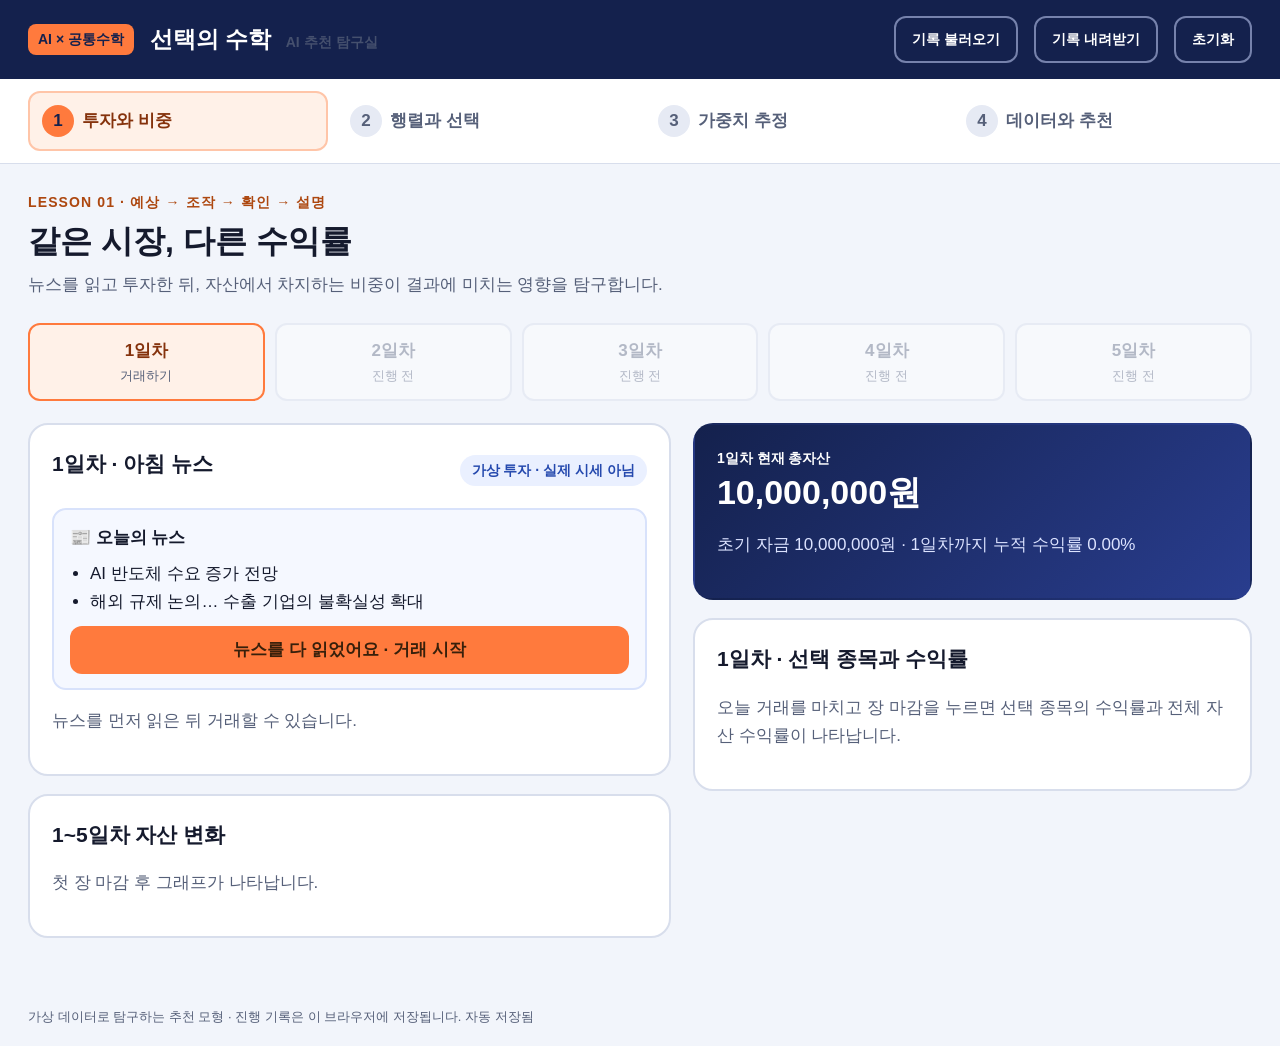
<file: index.html>
<!doctype html>
<html lang="ko"><head><meta charset="utf-8"><meta name="viewport" content="width=device-width,initial-scale=1"><title>선택의 수학 · AI 추천 탐구실</title><link rel="stylesheet" href="styles.css?v=20261121"><script src="script.js?v=20261121" defer></script></head>
<body><header><span class="badge">AI × 공통수학</span><h1>선택의 수학 <small>AI 추천 탐구실</small></h1><button id="import" class="outline light">기록 불러오기</button><input type="file" id="import-file" accept=".json,application/json" hidden><button id="export" class="outline light">기록 내려받기</button><button id="reset" class="outline light">초기화</button></header>
<nav aria-label="차시 선택" id="tabs"></nav><main><div class="intro"><span id="eyebrow"></span><h2 id="title"></h2><p id="description"></p></div><div id="content"></div></main><footer>가상 데이터로 탐구하는 추천 모형 · 진행 기록은 이 브라우저에 저장됩니다. <span id="save-status" role="status"></span></footer><div id="toast" role="status" aria-live="polite"></div></body></html>
</file>
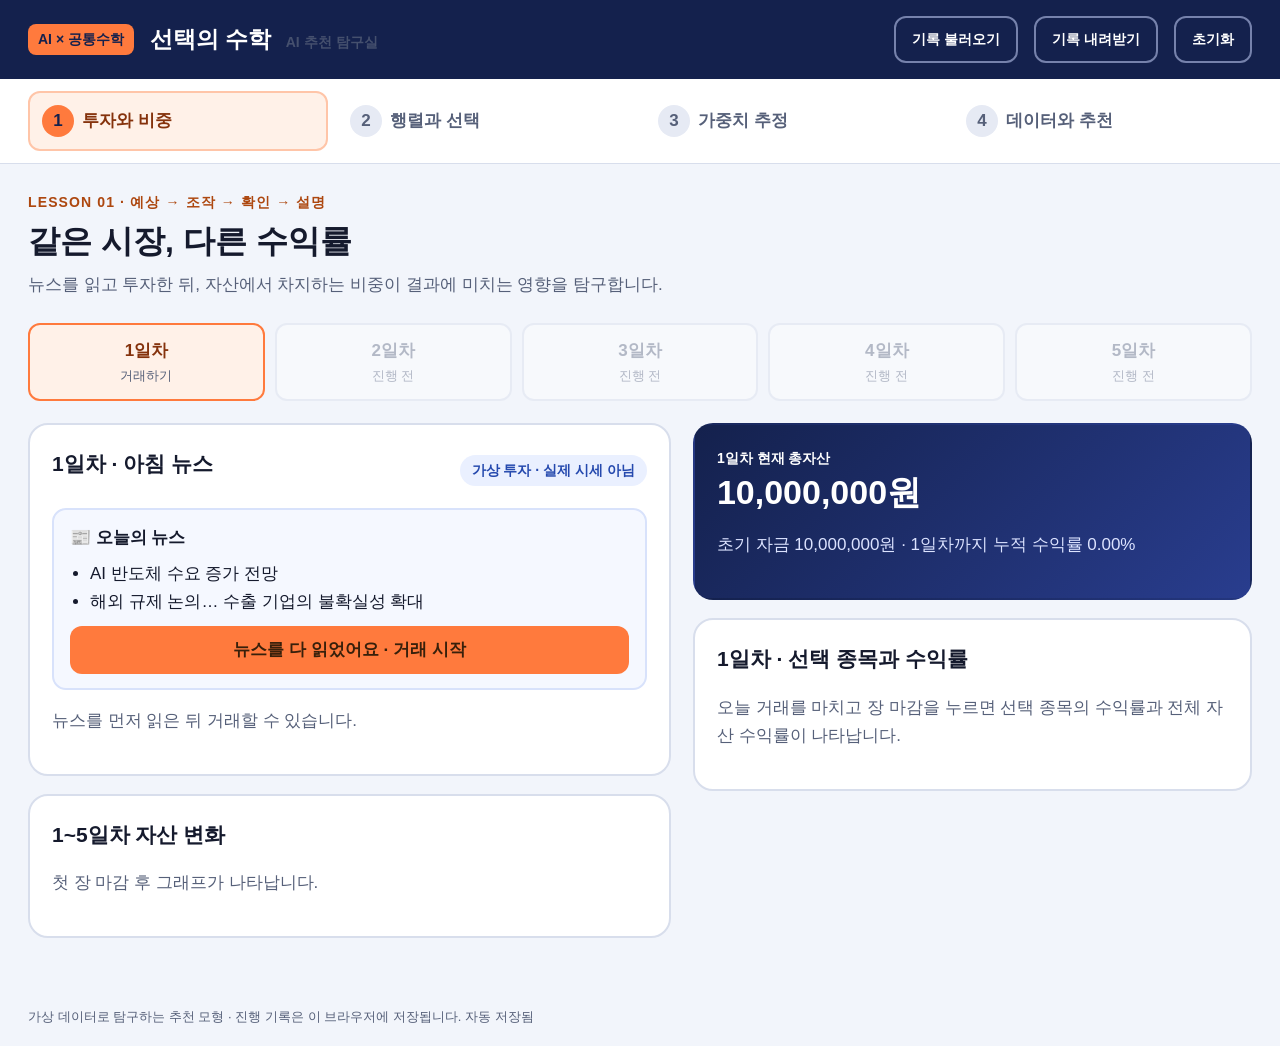
<file: choice.html>
<!doctype html>
<html lang="ko"><head><meta charset="utf-8"><meta name="viewport" content="width=device-width,initial-scale=1"><title>선택의 수학 · AI 추천 탐구실</title><style>
:root{--navy:#14214d;--orange:#ff7a3d;--blue:#2f5fe0;--green:#087854;--red:#b32e36;--ink:#151a2d;--sub:#566079;--line:#d8deec;--bg:#f2f5fb}*{box-sizing:border-box}body{margin:0;background:var(--bg);color:var(--ink);font-family:Pretendard,"Noto Sans KR","Malgun Gothic",sans-serif;font-size:17px;line-height:1.65}header{background:var(--navy);color:white;display:flex;gap:16px;align-items:center;padding:16px 28px;flex-wrap:wrap}h1{font-size:23px;margin:0;flex:1}h1 small{font-size:14px;opacity:.75;display:inline-block;margin-left:8px}.badge{background:var(--orange);color:#14214d;border-radius:8px;padding:4px 10px;font-weight:800;font-size:14px}nav{background:white;display:grid;grid-template-columns:repeat(4,1fr);gap:8px;padding:12px 28px;border-bottom:1px solid var(--line)}nav button{background:white;color:var(--sub);box-shadow:none;text-align:left;border:2px solid transparent;padding:12px}nav button.active{background:#fff1e8;border-color:#ffc5a8;color:#85320c}.number{display:inline-grid;place-items:center;border-radius:50%;width:32px;height:32px;background:#e6eaf4;margin-right:8px}.active .number{background:var(--orange);color:var(--navy)}main{max-width:1400px;margin:auto;padding:24px 28px 50px}.intro span{font-weight:800;color:#ad470f;font-size:14px;letter-spacing:.08em}h2{font-size:32px;margin:4px 0 8px;line-height:1.35}.intro p{color:var(--sub);margin:0 0 24px}.grid{display:grid;grid-template-columns:minmax(0,1.15fr) minmax(0,1fr);gap:22px;align-items:start}.stack{display:grid;gap:18px}.card{background:white;border:2px solid var(--line);border-radius:20px;padding:22px;min-width:0}.card h3{margin:0 0 12px;font-size:21px}.card h4{margin:16px 0 6px}.hero{background:linear-gradient(135deg,#14214d,#293d8e);color:white;border-color:transparent}.hero p{color:#dce3ff}.muted,small{color:var(--sub)}.hero small{color:#dce3ff}.row{display:flex;gap:10px;align-items:center;flex-wrap:wrap}.between{justify-content:space-between}.metric{font-size:34px;font-weight:850;line-height:1.3}.label{font-size:14px;font-weight:700}.pill{display:inline-block;background:#eaf0ff;color:#2549ae;border-radius:20px;padding:4px 12px;font-size:14px;font-weight:800}.good{color:var(--green)}.bad{color:var(--red)}button{font:inherit;font-weight:750;border:0;border-radius:12px;padding:10px 16px;background:var(--blue);color:white;cursor:pointer;transition:background .15s}button:hover{filter:brightness(.94)}button:focus-visible,input:focus-visible,textarea:focus-visible,select:focus-visible{outline:3px solid #e08a1e;outline-offset:3px}button:disabled{opacity:.4;cursor:not-allowed}button.orange{background:var(--orange);color:#38200b}.outline{background:white;color:var(--blue);border:2px solid #cbd8fa}.light{color:white;border-color:#7682ac;background:transparent;font-size:14px}input,textarea,select{font:inherit;color:var(--ink);padding:10px;border:2px solid var(--line);border-radius:10px;background:white;max-width:100%}input[type=range]{width:100%;accent-color:var(--blue);padding:0;min-height:32px}input[type=number]{width:95px}textarea{display:block;width:100%;resize:vertical;min-height:100px;margin:10px 0}.scroll{overflow:auto;max-width:100%}table{width:100%;border-collapse:collapse;font-variant-numeric:tabular-nums}th{font-size:14px;color:#2549ae;background:#eaf0ff;white-space:nowrap}td,th{padding:9px 8px;text-align:center;border-bottom:1px solid #e5e9f2}td:first-child{text-align:left;font-weight:700}.stockgrid{display:grid;grid-template-columns:repeat(3,1fr);gap:8px}.stock{background:#f6f8fc;color:var(--ink);border:2px solid var(--line);text-align:left;padding:12px}.stock.selected{border-color:var(--blue);background:#eaf0ff}.stock small{display:block;font-size:12px}.notice{background:#fff6dd;border-left:5px solid #d78b1e;padding:13px 16px;border-radius:10px;margin:14px 0}.feedback{background:#e6f7f0;border-left:5px solid var(--green);padding:14px;border-radius:10px;margin-top:14px}.equation{font-size:21px;text-align:center;background:#f2f5fc;padding:16px;border-radius:14px;overflow:auto}.matrix{display:inline-grid;gap:4px;padding:8px 14px;border-left:3px solid var(--navy);border-right:3px solid var(--navy);vertical-align:middle;margin:8px}.matrix span{display:flex;gap:20px;justify-content:space-between}svg{width:100%;height:auto;display:block}.legend{display:flex;gap:15px;justify-content:center;flex-wrap:wrap;font-size:14px}.swatch{display:inline-block;width:10px;height:10px;border-radius:50%;margin-right:5px}.student{font-size:58px;text-align:center;margin:12px}.progress{height:9px;border-radius:9px;background:#e5eaf5;overflow:hidden;margin:12px 0}.progress div{height:100%;background:var(--orange)}.choices{display:grid;grid-template-columns:repeat(4,1fr);gap:8px;margin:12px 0}.choices div{text-align:center;padding:12px 4px;border-radius:12px;background:#f2f5fb}.choices .winner{background:#e6f7f0;box-shadow:inset 0 0 0 2px var(--green)}.compare{display:grid;grid-template-columns:1fr 1fr;gap:12px}.compare>div{border:2px solid var(--line);border-radius:15px;padding:16px}.matchgrid{display:grid;grid-template-columns:repeat(5,1fr);gap:6px}.match{padding:8px;background:#e6f7f0;color:var(--green);border-radius:9px;text-align:center;font-size:13px}.match.no{background:#fdecea;color:var(--red)}details{margin-top:14px}summary{cursor:pointer;font-weight:750}footer{max-width:1400px;margin:auto;padding:18px 28px;font-size:13px;color:var(--sub)}#toast{position:fixed;bottom:20px;left:50%;transform:translateX(-50%);background:var(--navy);color:white;padding:12px 24px;border-radius:12px;display:none;max-width:90%;z-index:20}.plotlabel{font-size:12px;fill:var(--sub)}.checkpoint{background:#f5f8ff;padding:14px;border-radius:12px;margin-top:12px}.formula-input{width:62px!important;padding:5px;text-align:center}.sr-only{position:absolute;width:1px;height:1px;overflow:hidden;clip:rect(0,0,0,0)}@media(max-width:950px){.grid{grid-template-columns:1fr}nav{padding:8px;gap:2px}nav button{font-size:13px;padding:8px 4px}.number{display:block;margin:0 auto 4px}header{padding:14px}main{padding:20px 14px}h2{font-size:26px}.card{padding:17px}h1 small{display:block;margin:0}.compare{grid-template-columns:1fr}}@media print{header button,nav,button{display:none}body{background:white}.grid{display:block}.card{break-inside:avoid;margin-bottom:16px}footer{display:none}}
@media(max-width:600px){header{gap:10px}header .badge{font-size:12px}h1{flex:1 1 180px;font-size:21px}header button{flex:1}.number{display:grid}.matchgrid{gap:5px}.match{font-size:12px}}
.day-steps{display:grid;grid-template-columns:repeat(5,minmax(0,1fr));gap:10px;margin-bottom:22px}.day-steps button{background:white;color:var(--sub);border:2px solid var(--line);padding:12px 6px;box-shadow:none}.day-steps button small{display:block;font-size:13px;font-weight:500}.day-steps .selected{background:#fff1e8;border-color:var(--orange);color:#85320c}.day-metrics{margin:12px 0 20px}.day-metrics .metric{font-size:28px;margin:8px 0}.total-row{background:#eaf0ff;font-weight:800}@media(max-width:600px){.day-steps{gap:5px}.day-steps button{font-size:14px;padding:9px 2px}.day-steps button small{font-size:11px}#day-result td,#day-result th{padding:8px 4px;font-size:13px}.day-metrics{grid-template-columns:1fr 1fr}.day-metrics>div{padding:10px}.day-metrics .metric{font-size:23px}}
@media(max-width:600px){header{display:grid;grid-template-columns:auto minmax(0,1fr)}header h1{font-size:21px;min-width:0}header button{width:100%;white-space:nowrap}header h1 small{font-size:13px}}
.math-steps{display:grid;grid-template-columns:repeat(6,minmax(0,1fr));gap:8px;margin-bottom:20px}.math-steps button{background:white;color:var(--sub);border:2px solid var(--line);padding:12px 6px;font-size:14px}.math-steps button span{display:block;font-size:18px;margin-bottom:4px}.math-steps .selected{background:#fff1e8;border-color:var(--orange);color:#85320c}.math-activity{max-width:1050px;margin:auto}.math-navigation{border-top:1px solid var(--line);padding-top:20px;margin-top:26px}.math-input{width:76px!important;padding:7px;text-align:center}.math-expression{gap:8px;font-size:18px}.math-expression .matrix{padding:6px}.matrix-tasks{display:grid;grid-template-columns:1fr 1fr;gap:12px}.score-input-table td{padding:6px}.answer-error{border-color:var(--red);background:#fff3f1}.range-tasks .math-input{width:90px!important}@media(max-width:850px){.math-steps{grid-template-columns:repeat(3,minmax(0,1fr))}.matrix-tasks{grid-template-columns:1fr}}@media(max-width:600px){.math-input{width:60px!important}.math-expression{font-size:15px}.math-steps button{font-size:12px}.math-activity{padding:16px}.score-input-table{min-width:370px}}
var{font-family:"Cambria Math","Times New Roman",serif;font-style:italic;font-weight:500;font-size:1.12em}.matrix-question h4{margin:0 0 16px}.matrix-equation{display:flex;align-items:center;gap:16px;flex-wrap:nowrap;min-height:108px}.math-matrix{position:relative;display:inline-grid;align-items:center;justify-items:center;gap:12px;padding:14px 16px;vertical-align:middle;color:var(--navy)}.math-matrix::before,.math-matrix::after{content:"";position:absolute;top:0;bottom:0;width:10px;border-top:2px solid currentColor;border-bottom:2px solid currentColor}.math-matrix::before{left:0;border-left:2px solid currentColor}.math-matrix::after{right:0;border-right:2px solid currentColor}.matrix-row{grid-template-columns:repeat(2,1fr)}.matrix-column{grid-template-columns:1fr;font-family:"Cambria Math","Times New Roman",serif;font-size:25px;gap:4px;white-space:nowrap}.math-operator{font-family:"Cambria Math","Times New Roman",serif;font-size:28px}.matrix-result{display:flex;align-items:center;gap:10px;margin:20px 0}.matrix-question .math-input{width:66px!important;font-family:"Cambria Math","Times New Roman",serif;font-size:23px;padding:9px 4px;font-variant-numeric:tabular-nums;appearance:textfield;-moz-appearance:textfield}.matrix-question input::-webkit-inner-spin-button,.matrix-question input::-webkit-outer-spin-button{-webkit-appearance:none;margin:0}.matrix-check-row{align-items:flex-start;gap:12px;border-top:1px solid var(--line);padding-top:14px}.matrix-verdict{font-size:14px;flex:1;min-width:140px;padding:9px 0;min-height:44px}.verdict-correct{font-weight:750;color:var(--green)}.verdict-wrong{font-weight:750;color:var(--red)}.answer-correct{border-color:var(--green);background:#f0faf5}@media(max-width:600px){.matrix-equation{gap:10px}.math-matrix{padding:12px;gap:8px}.matrix-question .math-input{width:55px!important;font-size:21px}.matrix-column{font-size:24px}.matrix-result{gap:9px}.matrix-question{padding:16px 12px}}

@font-face{font-family:"Inquiry Math";src:url([data-uri]) format("woff");font-style:normal;font-weight:400;font-display:swap}
var{font-family:"Inquiry Math","Cambria Math",serif;font-style:normal;font-weight:400;font-synthesis:none}.matrix-column var{font-size:1em}.math-matrix::before,.math-matrix::after{border:0;width:14px;background:url("data:image/svg+xml,%3Csvg xmlns='http://www.w3.org/2000/svg' viewBox='0 0 16 100' preserveAspectRatio='none'%3E%3Cpath d='M14 1 C-2 22 -2 78 14 99' fill='none' stroke='%2314214d' stroke-width='2' vector-effect='non-scaling-stroke'/%3E%3C/svg%3E") center/100% 100% no-repeat}.math-matrix::after{transform:scaleX(-1)}.matrix-result{display:flex;flex-wrap:nowrap;white-space:nowrap;gap:12px}.matrix-result>*{flex:0 0 auto}.matrix-polynomial{display:inline-flex;align-items:center;gap:9px;white-space:nowrap;flex-wrap:nowrap}.matrix-polynomial>*{flex:0 0 auto}.matrix-polynomial var{margin-left:-4px}@media(max-width:600px){.matrix-result{gap:10px}.matrix-polynomial{gap:8px}}
.row-calculate{white-space:nowrap;font-size:14px;padding:7px 10px}.score-input-table th:first-child,.score-input-table td:first-child{position:sticky;left:0;background:#f5f8ff;z-index:1}.score-input-table th:first-child{background:#eaf0ff}
.plot-reference{margin:20px 0 24px}.plot-reference h4{margin:0 0 10px}.plot-reference table{min-width:320px}
.fill-all-row{margin-top:20px}
.fill-toolbar{background:#fff1e8;border:2px solid #ffc5a8;border-radius:16px;padding:16px 20px;display:flex;align-items:center;justify-content:space-between;gap:12px;flex-wrap:wrap;margin-bottom:22px}.fill-toolbar strong{font-size:18px}.fill-toolbar p{margin:4px 0 0;color:var(--sub);font-size:14px}.fill-toolbar button{white-space:nowrap}#fill-toolbar-status:not(:empty){flex-basis:100%;font-size:14px;color:var(--green);font-weight:700}@media(max-width:600px){.fill-toolbar button{width:100%}}
.pair-caption{margin:18px 0;font-size:15px}.pair-caption strong{color:var(--navy)}.pair-table td,.pair-table th{padding:13px 10px}.pair-table td:last-child{font-weight:750}.pair-tie-note{font-size:13px}.student-picker{display:grid;grid-template-columns:repeat(5,minmax(0,1fr));gap:6px;margin:14px 0}.student-picker button{background:#f2f5fb;border:2px solid var(--line);color:var(--sub);padding:8px 3px;font-size:14px}.student-picker .selected{background:#fff1e8;border-color:var(--orange);color:#85320c}.cohort-pair-scroll{max-height:460px;margin-top:10px}.cohort-pair-table{min-width:570px;font-size:14px}.cohort-pair-table thead{position:sticky;top:0;z-index:2}.cohort-pair-table td{padding:7px 5px}.current-student{background:#fff1e8}.student-row-button{padding:3px 7px;background:transparent;color:var(--blue);font-size:14px}.pair-simulator h3{font-size:23px}@media(max-width:600px){.pair-table td,.pair-table th{font-size:14px;padding:12px 6px}.pair-caption{font-size:13px}.pair-simulator h3{font-size:21px}}
.weight-distribution{margin-top:20px}.weight-distribution h4{margin-bottom:6px}.distribution-caption,.distribution-boundaries{font-size:13px;color:var(--sub);margin:6px 0}.distribution-legend{display:flex;flex-wrap:wrap;gap:8px 16px;font-size:13px;font-weight:700;margin-bottom:8px}.mean-key{color:#ad4a00}.numberline-tick{font:14px "Malgun Gothic",sans-serif;fill:#566079}.numberline-count{font:12px "Malgun Gothic",sans-serif;fill:#14214d;font-weight:700}.numberline-average-label{font:14px "Malgun Gothic",sans-serif;fill:#ad4a00;font-weight:700}.weight-numberline{overflow:visible}.weight-distribution small{display:block;font-size:12px;color:var(--sub)}
.news-box{background:#f5f8ff;border:2px solid #d8e2fb;border-radius:14px;padding:14px 16px;margin:14px 0}.news-box ul{margin:8px 0 10px;padding-left:20px}.news-box button{width:100%}
.hold-hint{font-weight:750;margin:14px 0 8px}.hold-hint.bad{color:var(--red)}.hold-hint.good{color:var(--green)}
.breaking{background:#fdecea;border:2px solid #f2a7a2;color:#7d1d22;border-radius:12px;padding:14px 16px;margin:0 0 14px;line-height:1.6}
.revealed{border-color:#d78b1e!important;background:#fff6dd!important}.reveal-btn{margin-left:8px;padding:6px 12px;font-size:14px}
.auto-row td{background:#f7f9fd}.auto-cell{color:#6b7591}.key-row td:first-child{color:#ad470f}
.rep-row td:first-child{color:#ad470f}.example{margin:4px 0 10px}.example details{background:#f2f7ff;border-radius:10px;padding:8px 12px}.example p{margin:8px 0 0}.example-hint{font-size:13px;margin:0 0 10px}

.stock .price{color:#2f5fe0;font-weight:700}
.nowrap{white-space:nowrap}
#day-result table{font-size:.88rem}#day-result th,#day-result td{padding:8px 6px}
@media(max-width:600px){header{grid-template-columns:auto repeat(2,minmax(0,1fr))}header h1{grid-column:2/4}header button{padding-left:6px;padding-right:6px}}

</style></head>
<body><header><span class="badge">AI × 공통수학</span><h1>선택의 수학 <small>AI 추천 탐구실</small></h1><button id="import" class="outline light">기록 불러오기</button><input type="file" id="import-file" accept=".json,application/json" hidden><button id="export" class="outline light">기록 내려받기</button><button id="reset" class="outline light">초기화</button></header>
<nav aria-label="차시 선택" id="tabs"></nav><main><div class="intro"><span id="eyebrow"></span><h2 id="title"></h2><p id="description"></p></div><div id="content"></div></main><footer>가상 데이터로 탐구하는 추천 모형 · 진행 기록은 이 브라우저에 저장됩니다. <span id="save-status" role="status"></span></footer><div id="toast" role="status" aria-live="polite"></div><script>
'use strict';
const $ = s => document.querySelector(s);
const KEY='choice-v3', INITIAL=10000000;
const labels=['A','B','C','D'], colors=['#2f5fe0','#8a3fd6','#14a06f','#d27814'];
const products=[[10,5],[8,6],[6,9],[3,10]];
const PAIRS=[[0,1],[0,2],[0,3],[1,2],[1,3],[2,3]];
const PRICES=[52000,128000,245000,18500,86000,8200,37000,296000,64000];
const companies=['반도체 설계','메모리','반도체 장비','소재','전력 반도체','신생 팹리스','패키징','수출 기업','센서'];
const returns=[[.10,.05,-.05,-.10,-.03,-.12,.05,-.18,-.30],[-.04,.08,.03,.02,-.06,.15,.04,.12,-.02],[.03,-.08,.06,.12,.04,-.2,.02,-.15,.09],[.08,.02,-.04,.03,.10,.05,-.03,.06,.02],[-.02,.06,.08,-.05,.03,-.12,.07,.04,-.06]];
const news=[['AI 반도체 수요 증가 전망','해외 규제 논의… 수출 기업의 불확실성 확대'],['설비 투자 확대 계획 발표','급락 종목의 반등을 기대하는 시선과 우려 공존'],['신소재 개발 소식, 공급 확대 기대','수요 전망 하향… 메모리 업계 긴장'],['전력 효율 개선 기술에 관심 집중','공급망 안정화 소식… 기업별 영향은 다를까?'],['신규 기기 출시로 센서 수요 기대','이익 실현 매물 출회 가능성… 마지막 날의 선택']];
const BREAKING=['핵심 설계 인력이 대거 이탈해 신제품 출시가 연기된다는 소식','주요 고객사가 대규모 주문을 취소했다는 소식','장비 수출 허가가 늦어져 납품이 중단된다는 소식','생산 공장에 화재가 나 가동이 멈췄다는 소식','주력 제품을 대규모로 리콜한다는 소식','추진하던 투자 유치가 무산되어 자금난이 우려된다는 소식','최대 고객사가 계약을 해지했다는 소식','주요 수출국이 새로운 수입 규제를 발표했다는 소식','핵심 부품에서 품질 결함이 발견되어 납품이 보류됐다는 소식'],BREAK_RATE=-.25;
const REPS=[[0,7,3,6,17],[0,1,11,7,3]];
const EX={stock:'선택 종목의 단순평균은 각 종목을 같은 비중으로 계산하지만, 전체 자산 수익률은 실제로 투자한 금액의 비중을 반영한다. 이때 비중은 주식 수가 아니라 ‘주식 수 × 주가’인 평가액으로 정해진다. 또한 전체 자산에는 수익률이 0%인 현금도 포함되므로 두 수익률은 달라질 수 있다.',breaking:'급락한 종목의 비중이 클수록 그 종목의 수익률이 전체 자산 수익률에 크게 반영되어 손실이 커지고, 비중이 작으면 손실이 줄어든다. 전체 자산 수익률은 각 종목의 비중을 가중치로 한 가중평균이기 때문이다.','weight-reason':'예: 나는 들고 다니기 편한 것이 더 중요해서 무게 가중치를 0.70, 크기 가중치를 0.30으로 정했다. 두 가중치의 합이 1이 되도록 나의 선호를 표현했다.',rowpattern:'각 노트북의 종합점수는 x에 대한 일차식이므로, x가 0.1씩 커질 때마다 점수가 (x의 계수) × 0.1만큼 일정하게 변한다.','exclude-reason':'B의 그래프는 가중치가 0부터 1까지 변하는 동안 가장 위에 오는 구간이 없으므로 최선의 선택이 될 수 없다.',matrix:'가중치는 제품의 특성을 얼마나 중요하게 반영할지를 나타낸다. 각 제품의 종합점수는 가중치에 대한 일차식이며, 가중치가 변하면 점수의 대소 관계와 추천이 달라진다. 경계에서는 두 제품이 공동 추천된다.',estimate0:'여섯 쌍의 선택을 모두 설명하는 가중치가 여러 개일 수 있으므로, 선택만으로 실제 가중치를 하나로 확정할 수 없다. 예를 들어 1번과 8번 학생은 선택이 같지만 실제 가중치는 다르다.',estimate1:'여섯 쌍의 선택을 모두 설명하는 가중치가 여러 개일 수 있으므로, 선택만으로 실제 가중치를 하나로 확정할 수 없다.',compare:'두 반의 선호 분포가 다르면 추정 가중치의 평균과 추천이 달라진다. 학급 평균 하나로 모든 학생의 선호를 설명할 수 없으며, 추천기를 만든 집단과 다른 집단의 일치율을 비교해야 한다.',newdata:'추천 대상 학교의 다양한 학생에게서 무게·크기 선호와 실제 선택을 수집하고, 학년이나 사용 목적 등에 따른 차이도 살펴봐야 한다.'};
function fresh(){return {version:3,tab:0,x:.5,stock:0,day:0,cash:INITIAL,shares:Array(9).fill(0),prices:[...PRICES],history:[],est:[Array(25).fill(null),Array(25).fill(null)],cursor:[0,0],guess:[.5,.5],notes:{},breakDay:1+Math.floor(Math.random()*5),newsRead:Array(5).fill(false),wrong:{},loaded:[false,false]};}
let state=fresh();
try{const saved=JSON.parse(localStorage.getItem(KEY));if(saved?.version===3&&saved.est?.length===2&&saved.shares?.length===9)state={...state,...saved};}catch{ /* Storage can be unavailable. */ }
function save(){try{localStorage.setItem(KEY,JSON.stringify(state));$('#save-status').textContent='자동 저장됨';}catch{$('#save-status').textContent='저장 불가 · 기록 내려받기를 이용하세요.';}}
function toast(t){$('#toast').textContent=t;$('#toast').style.display='block';clearTimeout(toast.timer);toast.timer=setTimeout(()=>$('#toast').style.display='none',3200);}
const money=n=>(Math.round(n)||0).toLocaleString('ko-KR')+'원', pct=n=>(n*100).toFixed(2)+'%';
const esc=s=>String(s).replace(/[&<>"']/g,c=>({'&':'&amp;','<':'&lt;','>':'&gt;','"':'&quot;',"'":'&#39;'}[c]));
const scores=x=>products.map(([a,b])=>a*x+b*(1-x));
function winners(x){const s=scores(x),m=Math.max(...s);return labels.filter((_,i)=>Math.abs(s[i]-m)<1e-8);}
function mean(c){const a=state.est[c].filter(v=>v!==null);return a.length?a.reduce((a,b)=>a+b,0)/a.length:null;}
// Reproducible fictional cohorts: 20/5 preferences, in shuffled order.
function cohort(c){return Array.from({length:25},(_,i)=>{const j=(i*7+3)%25;const high=c===0?j<20:j>=20;const x=high?.70+((j*13+c*7)%31)/100:((j*11+c*3)%31)/100;return {x:Math.round(x*100)/100,choice:winners(x),comparisons:pairChoices(x)};});}
const cohorts=[cohort(0),cohort(1)];
const titles=['같은 시장, 다른 수익률','나의 선호를 행렬로 표현하면?','선택을 보고 가중치를 추정하자','다른 반에도 잘 맞는 추천기일까?'];
const descriptions=['뉴스를 읽고 투자한 뒤, 자산에서 차지하는 비중이 결과에 미치는 영향을 탐구합니다.','무게와 크기의 중요도를 바꾸며 행렬·그래프·부등식을 연결합니다.','1반의 선택 데이터로 가중치를 추정하고, 대표 가중치를 만들어 봅니다.','1반과 2반의 데이터로 만든 추천기를 비교하고, 데이터의 중요성을 설명합니다.'];
function note(id,prompt){const len=(state.notes[id]||'').trim().length;return `<h4>${prompt}</h4><label class="sr-only" for="note-${id}">${prompt}</label><textarea id="note-${id}" data-note="${id}" placeholder="관찰한 결과와 그 이유를 써 보세요.">${esc(state.notes[id]||'')}</textarea>${EX[id]?`<div class="example" data-example-for="${id}" ${len<10?'hidden':''}><details><summary>예시 답안 보기</summary><p>${EX[id]}</p></details></div><p class="muted example-hint" data-example-hint="${id}" ${len<10?'':'hidden'}>내 생각을 10자 이상 쓰면 예시 답안을 볼 수 있습니다.</p>`:''}`;}
function render(){ $('#tabs').innerHTML=titles.map((t,i)=>`<button data-tab="${i}" class="${state.tab===i?'active':''}" aria-current="${state.tab===i?'step':'false'}"><span class="number">${i+1}</span>${['투자와 비중','행렬과 선택','가중치 추정','데이터와 추천'][i]}</button>`).join('');$('#eyebrow').textContent=`LESSON 0${state.tab+1} · 예상 → 조작 → 확인 → 설명`;$('#title').textContent=titles[state.tab];$('#description').textContent=descriptions[state.tab];$('#content').innerHTML=[lesson1,lesson2,()=>estimateView(0),lesson4][state.tab]();italicizeVariables($('#content'));save();}
function svgPlot(series,{min=0,max=10,xlabels=['0','0.25','0.5','0.75','1'],xlabel='무게 가중치 x',ylabel='종합점수'}={}){const w=600,h=310,l=55,r=25,t=28,b=48;const px=x=>l+x*(w-l-r),py=y=>h-b-(y-min)/(max-min)*(h-t-b);let s=`<svg viewBox="0 0 ${w} ${h}" role="img" aria-label="${esc(ylabel)} 그래프"><text x="${l}" y="16" class="plotlabel">${esc(ylabel)}</text>`;for(let i=0;i<=4;i++){const v=min+(max-min)*i/4;s+=`<line x1="${l}" y1="${py(v)}" x2="${w-r}" y2="${py(v)}" stroke="#d8deec"/><text x="${l-8}" y="${py(v)+4}" text-anchor="end" class="plotlabel">${Number(v.toFixed(1))}</text>`;}xlabels.forEach((v,i)=>s+=`<text x="${px(i/(xlabels.length-1||1))}" y="${h-26}" text-anchor="middle" class="plotlabel">${v}</text>`);for(const [i,line]of series.entries()){s+=`<polyline fill="none" stroke="${line.color||colors[i%4]}" stroke-width="3" points="${line.values.map((v,j)=>`${px(j/(line.values.length-1||1))},${py(v)}`).join(' ')}"/>`;}return s+`<text x="${w/2}" y="${h-3}" text-anchor="middle" class="plotlabel">${esc(xlabel)}</text></svg>`;}
function tradingPanel(){const i=state.stock,d=state.day,read=state.newsRead[d],held=state.shares.filter(n=>n>0).length;return `<section class="card"><div class="row between"><h3>${d+1}일차 · 아침 뉴스</h3><span class="pill">가상 투자 · 실제 시세 아님</span></div><div class="news-box"><b>📰 오늘의 뉴스</b><ul>${news[d].map(t=>`<li>${t}</li>`).join('')}</ul>${read?'<p class="muted">뉴스는 결과를 보장하지 않습니다. 장중에 예상하지 못한 속보가 나올 수도 있습니다.</p>':'<button id="read-news" class="orange">뉴스를 다 읽었어요 · 거래 시작</button>'}</div>${read?`<div class="stockgrid">${companies.map((c,j)=>`<button class="stock ${i===j?'selected':''}" data-stock="${j}">${String.fromCharCode(65+j)} 기업<small>${c}</small><small class="price">현재가 ${money(state.prices[j])}</small><small>보유 ${state.shares[j]}주</small></button>`).join('')}</div><h4>${String.fromCharCode(65+i)} 기업 거래 · 1주 ${money(state.prices[i])}</h4><p class="muted">보유 ${state.shares[i]}주 · 평가액 ${money(state.shares[i]*state.prices[i])}. 주문 예산으로 살 수 있는 만큼 정수 주식을 사며, 남는 돈은 현금으로 둡니다. 수수료는 없습니다.</p><label for="budget">주문 예산</label> <input id="budget" type="number" min="0" step="100000" value="1000000" style="width:170px"> <span class="muted">원</span> <span id="buy-preview" class="muted"></span><div class="row" style="margin-top:12px"><button data-trade="buy">예산만큼 매수</button><button data-trade="allbuy" class="outline">전액 매수</button><button data-trade="sell" class="outline">보유 전량 매도</button></div><p class="hold-hint ${held<2?'bad':'good'}">${held<2?`두 종목 이상 매수해야 장을 마감할 수 있습니다. (현재 ${held}종목 보유)`:`현재 ${held}종목을 보유하고 있습니다.`}</p><button id="close-day" class="orange" style="width:100%" ${held<2?'disabled':''}>거래를 마치고 오늘 장 마감 →</button>`:'<p class="muted">뉴스를 먼저 읽은 뒤 거래할 수 있습니다.</p>'}</section>`;}
function investmentDay(){const latest=Math.min(state.day+1,5);return Number.isInteger(state.reviewDay)&&state.reviewDay>=1&&state.reviewDay<=latest?state.reviewDay:latest;}
function daySteps(selected){return `<div class="day-steps" role="group" aria-label="투자 일차 선택">${Array.from({length:5},(_,i)=>{const day=i+1,complete=day<=state.day,available=complete||day===state.day+1;return `<button data-investment-day="${day}" class="${day===selected?'selected':''}" aria-pressed="${day===selected}" ${available?'':'disabled'}><b>${day}일차</b><small>${complete?'마감 기록':available?'거래하기':'진행 전'}</small></button>`;}).join('')}</div>`;}
function lesson1(){const selected=investmentDay(),h=state.history[selected-1],total=h?h.total:state.cash+state.shares.reduce((a,n,i)=>a+n*state.prices[i],0);return `${daySteps(selected)}<div class="grid"><div class="stack">${h?`<section class="card"><span class="pill">${selected}일차 · 마감 기록</span><h3 style="margin-top:16px">이날 선택한 종목과 투자 결과</h3><p>${h.weights.map((w,i)=>w>0?String.fromCharCode(65+i):null).filter(Boolean).join(' · ')||'매수한 종목 없음 · 현금 보유'}</p><p class="muted">마감 기록을 보고 있습니다. 다음 거래일에서 매수·매도를 계속할 수 있습니다.</p><div class="row">${selected>1?`<button class="outline" data-investment-day="${selected-1}">← ${selected-1}일차</button>`:''}${selected<Math.min(state.day+1,5)?`<button class="orange" data-investment-day="${selected+1}">${selected+1}일차 ${selected<state.day?'기록':'거래하기'} →</button>`:''}</div></section>`:tradingPanel()}<section class="card"><h3>1~5일차 자산 변화</h3>${state.history.length?svgPlot([{values:[100,...state.history.map(h=>h.total/INITIAL*100)],color:'#2f5fe0'}],{min:Math.min(70,...state.history.map(h=>h.total/INITIAL*100))-5,max:Math.max(110,...state.history.map(h=>h.total/INITIAL*100))+5,xlabels:['시작',...state.history.map((_,i)=>`${i+1}일`)],xlabel:'마감 시점',ylabel:'초기 자산 = 100'}):'<p class="muted">첫 장 마감 후 그래프가 나타납니다.</p>'}</section></div><div class="stack"><section class="card hero"><div class="label">${selected}일차 ${h?'마감':'현재'} 총자산</div><div class="metric">${money(total)}</div><p>초기 자금 ${money(INITIAL)} · ${selected}일차까지 누적 수익률 ${pct(total/INITIAL-1)}</p></section><section class="card" id="day-result"><h3>${selected}일차 · 선택 종목과 수익률</h3>${h?dailyResult(h):'<p class="muted">오늘 거래를 마치고 장 마감을 누르면 선택 종목의 수익률과 전체 자산 수익률이 나타납니다.</p>'}</section>${selected===5&&h?`<section class="card" id="investment-reflection"><span class="pill">5일차 · 마무리 질문</span>${note('stock','내가 선택한 종목들의 하루 수익률의 평균과 전체 자산의 하루 수익률은 왜 다를까?')}${note('breaking','속보로 급락한 종목의 비중이 더 컸다면, 또는 더 작았다면 그날 전체 자산의 수익률은 어떻게 달라졌을까?')}</section>`:''}</div></div>`;}
function dailyResult(h){const held=h.rates.map((rate,i)=>({rate,i})).filter(({i})=>h.weights[i]>0),average=held.length?held.reduce((sum,s)=>sum+s.rate,0)/held.length:null;const start=h.day===1?INITIAL:state.history[h.day-2].total;return `${h.breaking?`<div class="breaking"><b>🔴 장중 속보</b> · ${String.fromCharCode(65+h.breaking.stock)} 기업(${companies[h.breaking.stock]}) ${BREAKING[h.breaking.stock]}이 전해지며 주가가 ${pct(-h.breaking.rate)} 급락했습니다.</div>`:''}<div class="compare day-metrics"><div><div class="label">선택 종목 단순평균</div><div class="metric">${average===null?'—':pct(average)}</div><small>${held.length?held.map(({i})=>String.fromCharCode(65+i)).join(' · '):'보유 종목 없음'}</small></div><div><div class="label">전체 자산 하루 수익률</div><div class="metric">${pct(h.return)}</div><small>하루 손익 ${money(h.total-start)}</small></div></div><div class="scroll"><table><thead><tr><th>선택 종목</th><th>보유<br>주식 수</th><th>주가<br><small>시작 → 마감</small></th><th>하루<br>수익률</th><th>투자<br>비중</th><th>내 손익</th></tr></thead><tbody>${held.map(({rate:r,i})=>`<tr><td>${String.fromCharCode(65+i)}</td><td>${h.shares?h.shares[i]+'주':'—'}</td><td>${h.startPrices?money(h.startPrices[i])+'<br><small class="muted">→ '+money(h.prices[i])+'</small>':'—'}</td><td class="${r>=0?'good':'bad'}">${r>=0?'+':''}${pct(r)}</td><td>${pct(h.weights[i])}</td><td>${money(h.profits[i])}</td></tr>`).join('')}<tr><td>현금</td><td>—</td><td>—</td><td>0.00%</td><td>${pct(h.cashWeight)}</td><td>0원</td></tr><tr class="total-row"><td>전체 자산</td><td>—</td><td>—</td><td>${pct(h.return)}</td><td>100.00%</td><td>${money(h.total-start)}</td></tr></tbody></table></div><p class="muted">투자 비중 = 보유 주식 수 × 시작 주가 ÷ 시작 자산 · 하루 수익률 = (마감 주가 − 시작 주가) ÷ 시작 주가</p><p class="muted">${h.day}일차 시작 자산 ${money(start)} → 마감 자산 ${money(h.total)}</p>`;}
function trade(type){if(state.day>=5)return;const i=state.stock,p=state.prices[i];if(type==='sell'){if(!state.shares[i])return toast('보유 주식이 없습니다.');state.cash+=state.shares[i]*p;state.shares[i]=0;}else{const budget=type==='allbuy'?state.cash:Number($('#budget').value);if(!Number.isFinite(budget)||budget<=0)return toast('0보다 큰 예산을 입력하세요.');if(budget>state.cash+.001)return toast('현금보다 큰 예산입니다.');const n=Math.floor((budget+.000001)/p);if(!n)return toast('한 주를 살 수 있는 예산이 필요합니다.');state.shares[i]+=n;state.cash-=n*p;render();return toast(`${String.fromCharCode(65+i)} 기업 ${n}주를 ${money(n*p)}에 매수했습니다.`);}render();toast('보유 주식을 모두 매도했습니다.');}
function closeDay(){if(state.day>=5)return;if(!state.newsRead[state.day])return toast('오늘의 뉴스를 먼저 읽어 주세요.');if(state.shares.filter(n=>n>0).length<2)return toast('두 종목 이상 매수해야 장을 마감할 수 있습니다.');const startPrices=[...state.prices],held=[...state.shares],start=state.cash+state.shares.reduce((a,n,i)=>a+n*state.prices[i],0),rates=[...returns[state.day]],weights=state.shares.map((n,i)=>n*state.prices[i]/start);let breaking=null;if(state.day+1===state.breakDay){const vals=state.shares.map((n,i)=>n*state.prices[i]),k=vals.indexOf(Math.max(...vals));rates[k]=BREAK_RATE;breaking={stock:k,rate:BREAK_RATE};}const profits=state.shares.map((n,i)=>n*state.prices[i]*rates[i]);state.prices=state.prices.map((p,i)=>p*(1+rates[i]));const total=state.cash+state.shares.reduce((a,n,i)=>a+n*state.prices[i],0);state.history.push({day:state.day+1,rates,weights,profits,cashWeight:state.cash/start,total,return:total/start-1,prices:[...state.prices],startPrices,shares:held,breaking});state.day++;state.reviewDay=state.day;render();if(breaking)toast('장중 속보! 보유 비중이 가장 큰 종목이 급락했습니다.');}
function scoreCards(x){const s=scores(x),win=winners(x);return `<div class="choices">${labels.map((l,i)=>`<div class="${win.includes(l)?'winner':''}"><b>${l}</b><br>${s[i].toFixed(2)}<br><small>${win.includes(l)?'★ 추천':'점'}</small></div>`).join('')}</div>`;}
const mathSteps=['가중치 정하기','행렬 만들기','점수표 채우기','좌표평면에 점 찍기','제외할 제품 찾기','부등식으로 선택하기'];
function mathState(){if(!state.math)state.math={step:0,done:Array(6).fill(false),answers:{},points:{}};return state.math;}
function mathUnlocked(){const m=mathState(),i=m.done.findIndex(v=>!v);return i<0?5:i;}
function mathInput(key,label,extra=''){const m=mathState();return `<input type="number" step="any" class="math-input${(m.revealed||[]).includes(key)?' revealed':''}" data-math-answer="${key}" aria-label="${label}" value="${esc(m.answers[key]??'')}" ${extra}>`;}
function productTable(){return `<div class="scroll"><table><thead><tr><th>만족도</th>${labels.map(l=>`<th>노트북 ${l}</th>`).join('')}</tr></thead><tbody><tr><td>가벼운 정도</td>${products.map(p=>`<td>${p[0]}</td>`).join('')}</tr><tr><td>크기</td>${products.map(p=>`<td>${p[1]}</td>`).join('')}</tr></tbody></table></div>`;}
function mathGraph(partial=false){if(!partial)return scorePlot();const m=mathState();let svg=svgPlot([],{min:0,max:10});let shapes='';products.forEach(([a,b],i)=>{const pts=[0,.5,1].filter(x=>m.points[`${i}-${x}`]).map(x=>[55+x*520,262-scores(x)[i]/10*234]);if(pts.length===3)shapes+=`<polyline points="${pts.map(p=>p.join(',')).join(' ')}" fill="none" stroke="${colors[i]}" stroke-width="2"/>`;shapes+=pts.map(([x,y])=>`<circle cx="${x}" cy="${y}" r="5" fill="${colors[i]}"/>`).join('');});return svg.replace('</svg>',shapes+'</svg>');}
function mathLegend(){return `<div class="legend">${labels.map((l,i)=>`<span><i class="swatch" style="background:${colors[i]}"></i>노트북 ${l}</span>`).join('')}</div>`;}
function mathActivity(step){const m=mathState();switch(step){
case 0:return `<h3>① 무엇을 더 중요하게 생각하나요?</h3><p>같은 점수표라도 중요하게 생각하는 기준에 따라 선택은 달라질 수 있습니다.</p>${productTable()}<div class="checkpoint">무게 가중치 x + 크기 가중치 y = 1<br>0 ≤ x ≤ 1, y = 1 − x</div><label for="weight">무게 가중치 x = <b id="x-label">${state.x.toFixed(2)}</b></label><input id="weight" type="range" min="0" max="1" step=".01" value="${state.x}"><div class="row between"><span>← 크기 중시</span><span>무게 중시 →</span></div><p>크기 가중치 y = <b id="y-label">${(1-state.x).toFixed(2)}</b></p>${note('weight-reason','내가 이 가중치를 정한 이유는?')}<button data-math-check="0">가중치 정하기 완료</button>`;
case 1:return `<h3>② 종합점수를 행렬로 만들어 보세요</h3>${productTable()}<p>점수 행렬과 가중치 열행렬을 곱한 뒤, <var>a</var><var>x</var> + <var>b</var> 꼴로 정리하세요. 빈칸에는 음수도 입력할 수 있습니다.</p><div class="matrix-tasks">${products.map((p,i)=>`<section class="checkpoint matrix-question" aria-label="노트북 ${labels[i]} 행렬 문제"><h4>노트북 ${labels[i]}</h4><div class="matrix-equation"><span class="math-matrix matrix-row" aria-label="1행 2열 점수 행렬">${mathInput(`m${i}0`,`${labels[i]} 무게 만족도`)}${mathInput(`m${i}1`,`${labels[i]} 크기 만족도`)}</span><span class="math-operator">×</span><span class="math-matrix matrix-column" aria-label="2행 1열 가중치 행렬"><span><var>x</var></span><span>1 − <var>x</var></span></span></div><div class="matrix-result"><span class="math-operator">=</span><span class="matrix-polynomial">${mathInput(`m${i}2`,`${labels[i]} x의 계수`)}<var>x</var><span>+</span>${mathInput(`m${i}3`,`${labels[i]} 상수항`)}</span></div><div class="row matrix-check-row"><button data-matrix-check="${i}" class="outline">정답 확인</button><div id="matrix-verdict-${i}" class="matrix-verdict" role="status">${matrixVerdict(i)}</div></div></section>`).join('')}</div><div class="row"><button data-math-check="1">전체 정답 확인</button></div>`;
case 2:return `<h3>③ 가중치별 종합점수를 계산해 보세요</h3><p>x = 0, 0.5, 1인 세 행(12칸)을 직접 계산하세요. 세 행이 모두 맞으면 나머지 행은 자동으로 완성됩니다.</p><div class="checkpoint">A = 5x + 5　 B = 2x + 6<br>C = 9 − 3x　 D = 10 − 7x</div><div class="scroll"><table class="score-input-table"><thead><tr><th>x</th>${labels.map(l=>`<th>노트북 ${l}</th>`).join('')}</tr></thead><tbody>${Array.from({length:11},(_,r)=>{const key=r%5===0;return `<tr class="${key?'key-row':'auto-row'}"><td>${(r/10).toFixed(1)}${key?' ✎':''}</td>${labels.map((l,i)=>`<td>${key?mathInput(`t${r}-${i}`,`x=${(r/10).toFixed(1)}, 노트북 ${l} 점수`):`<span class="auto-cell">${esc(m.answers[`t${r}-${i}`]??'자동')}</span>`}</td>`).join('')}</tr>`;}).join('')}</tbody></table></div><p class="muted">✎ 표시된 세 행만 직접 입력합니다.</p><button data-math-check="2" style="margin-top:8px">세 행 확인</button>${m.done[2]?note('rowpattern','x가 0.1씩 커질 때마다 각 노트북의 점수가 일정하게 변하는 이유는 무엇일까?'):''}`;
case 3:return `<h3>④ 표의 값을 좌표평면에 옮겨 보세요</h3><p>각 제품에서 x = 0, 0.5, 1인 세 점을 찍습니다. 직접 입력한 점이 모이면 제품별 직선이 나타납니다.</p><section class="plot-reference" aria-labelledby="plot-reference-title"><h4 id="plot-reference-title">내가 완성한 표</h4><div class="scroll"><table><thead><tr><th>x</th>${labels.map(l=>`<th>${l}</th>`).join('')}</tr></thead><tbody>${[0,5,10].map(r=>`<tr><td>${r/10}</td>${labels.map((_,i)=>`<td>${esc(m.answers[`t${r}-${i}`])}</td>`).join('')}</tr>`).join('')}</tbody></table></div></section><div id="student-plot">${mathGraph(true)}</div>${mathLegend()}<div class="row" style="margin-top:20px"><label>제품 <select id="plot-product">${labels.map((l,i)=>`<option value="${i}">${l}</option>`).join('')}</select></label><label>x <select id="plot-x"><option>0</option><option>0.5</option><option>1</option></select></label><label>점수 <input id="plot-y" type="number" step="any" aria-label="찍을 점의 종합점수"></label><button id="add-math-point">점 찍기</button></div><p id="point-count">${Object.keys(m.points).length} / 12개 점 완료</p>`;
case 4:return `<h3>⑤ 선택에서 제외할 수 있는 제품은?</h3>${mathGraph()}${mathLegend()}<p>어떤 x에서도 종합점수가 가장 높아지지 않는 제품을 찾아보세요.</p><label>제외할 제품 <select id="excluded" data-math-answer="excluded"><option value="">선택하세요</option>${labels.map(l=>`<option ${m.answers.excluded===l?'selected':''}>${l}</option>`).join('')}</select></label>${note('exclude-reason','그래프에서 어떤 점을 보고 판단했나요?')}<button data-math-check="4">선택 확인</button>`;
case 5:return `<h3>⑥ 어떤 가중치에서 어떤 제품이 최선일까요?</h3>${mathGraph()}${mathLegend()}<p>해당 제품의 점수가 나머지 제품의 점수 이상이 되도록 부등식을 세우고, 조건을 동시에 만족하는 x의 범위를 구하세요.</p><div class="checkpoint"><b>A가 최선일 조건</b><br>5x + 5 ≥ 2x + 6<br>5x + 5 ≥ 9 − 3x<br>5x + 5 ≥ 10 − 7x<br>0 ≤ x ≤ 1</div><details><summary>C와 D의 비교 부등식 보기</summary><p>C: 9 − 3x ≥ 5x + 5, 9 − 3x ≥ 2x + 6, 9 − 3x ≥ 10 − 7x<br>D: 10 − 7x ≥ 5x + 5, 10 − 7x ≥ 2x + 6, 10 − 7x ≥ 9 − 3x</p></details><div class="range-tasks">${['A','C','D'].map(l=>`<p><b>노트북 ${l}</b> ${mathInput(`r${l}0`,`${l} 최소 가중치`,'min="0" max="1"')} ≤ x ≤ ${mathInput(`r${l}1`,`${l} 최대 가중치`,'min="0" max="1"')}</p>`).join('')}</div><button data-math-check="5">선택 범위 확인</button>${note('matrix','가중치에 따라 추천이 바뀌는 이유를 설명해 보세요.')}`;
}}
function lesson2(){const m=mathState();m.step=Math.min(m.step,mathUnlocked());const step=m.step;return `<div class="math-steps" role="group" aria-label="행렬과 선택 활동 단계">${mathSteps.map((label,i)=>`<button data-math-step="${i}" class="${i===step?'selected':''}" aria-pressed="${i===step}" ${i>mathUnlocked()?'disabled':''}><span>${m.done[i]?'✓':i+1}</span>${label}</button>`).join('')}</div><section class="card math-activity"><div class="row between"><span class="pill">활동 ${step+1} / 6</span><span class="muted">${m.done.filter(Boolean).length}개 활동 완료</span></div><div style="margin-top:18px">${mathActivity(step)}</div><div id="math-feedback" role="status">${m.done[step]?'<div class="feedback">이 활동을 완료했습니다. 다음 단계로 이동할 수 있습니다.</div>':''}</div><div class="row between math-navigation"><button class="outline" data-math-step="${step-1}" ${step===0?'disabled':''}>← 이전 활동</button>${step<5?`<button id="math-next" class="orange" data-math-step="${step+1}" ${!m.done[step]?'disabled':''}>다음 활동 →</button>`:`<button class="orange" data-tab="2" ${!m.done[5]?'disabled':''}>3차시 · 가중치 추정으로 →</button>`}</div></section>`;}
function italicizeVariables(root){const walker=document.createTreeWalker(root,NodeFilter.SHOW_TEXT),nodes=[];while(walker.nextNode())nodes.push(walker.currentNode);for(const node of nodes){if(node.parentElement.closest('var,textarea,input,select,svg,script,style'))continue;const text=node.textContent,re=/(?<![A-Za-z])[xy](?![A-Za-z])/g;if(!re.test(text))continue;re.lastIndex=0;const fragment=document.createDocumentFragment();let last=0;for(const match of text.matchAll(re)){fragment.append(text.slice(last,match.index));const variable=document.createElement('var');variable.textContent=match[0];fragment.append(variable);last=match.index+1;}fragment.append(text.slice(last));node.replaceWith(fragment);}const glyphs={a:'𝑎',b:'𝑏',x:'𝑥',y:'𝑦'};root.querySelectorAll('var').forEach(el=>{const key=el.textContent;if(glyphs[key]){el.setAttribute('aria-label',key);el.textContent=glyphs[key];}});}
function matrixCorrect(i){const answers=mathState().answers,[a,b]=products[i];return [a,b,a-b,b].every((v,j)=>String(answers[`m${i}${j}`]??'').trim()!==''&&Number.isFinite(Number(answers[`m${i}${j}`]))&&Math.abs(Number(answers[`m${i}${j}`])-v)<1e-7);}
function matrixVerdict(i){const grade=mathState().grades?.[i];return grade===true?'<span class="verdict-correct">✓ 정답입니다.</span>':grade===false?'<span class="verdict-wrong">✕ 오답입니다. 표시된 칸을 다시 확인하세요.</span>'+revealBtn('m'+i):'<span class="muted">답을 입력한 뒤 확인하세요.</span>';}
function checkMatrix(i){const m=mathState(),[a,b]=products[i];m.grades??={};m.grades[i]=matrixCorrect(i);if(!m.grades[i])state.wrong['m'+i]=(state.wrong['m'+i]||0)+1;[a,b,a-b,b].forEach((v,j)=>{const el=$(`[data-math-answer="m${i}${j}"]`),ok=el.value.trim()!==''&&Math.abs(Number(el.value)-v)<1e-7;el.classList.toggle('answer-error',!ok);el.classList.toggle('answer-correct',ok);el.setAttribute('aria-invalid',String(!ok));});$(`#matrix-verdict-${i}`).innerHTML=matrixVerdict(i);if(products.every((_,n)=>m.grades[n]===true&&matrixCorrect(n))){m.done[1]=true;$('#math-next').disabled=false;mathFeedback(true,'정답입니다! 네 제품의 행렬과 식을 모두 완성했습니다. 다음 활동으로 이동하세요.');document.querySelectorAll('.math-steps [data-math-step]').forEach(el=>el.disabled=Number(el.dataset.mathStep)>mathUnlocked());}save();}
function mathFeedback(ok,message){$('#math-feedback').innerHTML=`<div class="${ok?'feedback':'notice'}"><b>${mathState().step===0?'✓ 확인 완료':ok?'✓ 정답':'✕ 오답'}</b> · ${message}</div>`;}
function checkMath(step){const m=mathState(),a=m.answers,valid=(key,value)=>a[key]!==undefined&&String(a[key]).trim()!==''&&Number.isFinite(Number(a[key]))&&Math.abs(Number(a[key])-value)<1e-7;let errors=[];
if(step===1)products.forEach(([v,w],i)=>[v,w,v-w,w].forEach((n,j)=>{if(!valid(`m${i}${j}`,n))errors.push(`m${i}${j}`);}));
if(step===2)[0,5,10].forEach(r=>scores(r/10).forEach((n,i)=>{if(!valid(`t${r}-${i}`,n))errors.push(`t${r}-${i}`);}));
if(step===4&&a.excluded!=='B')errors.push('excluded');
if(step===5)Object.entries({A:[.5,1],C:[.25,.5],D:[0,.25]}).forEach(([l,vals])=>vals.forEach((n,i)=>{if(!valid(`r${l}${i}`,n))errors.push(`r${l}${i}`);}));
if(step===1){m.grades??={};products.forEach((_,i)=>{m.grades[i]=matrixCorrect(i);$(`#matrix-verdict-${i}`).innerHTML=matrixVerdict(i);});save();}
if(errors.length){document.querySelectorAll('[data-math-answer]').forEach(el=>{const bad=errors.includes(el.dataset.mathAnswer);el.classList.toggle('answer-error',bad);el.classList.toggle('answer-correct',!bad);el.setAttribute('aria-invalid',String(bad));});state.wrong['s'+step]=(state.wrong['s'+step]||0)+1;m.lastErrors??={};m.lastErrors[step]=errors;save();mathFeedback(false,(step===4?'그래프에서 각 제품이 가장 높은 점수를 갖는 구간이 있는지 살펴보세요.':`아직 확인이 필요한 칸이 ${errors.length}개 있습니다. 표시된 칸을 다시 계산해 보세요.`)+revealBtn('s'+step));return;}
if(step===2){for(let r=1;r<10;r++)if(r!==5)scores(r/10).forEach((v,i)=>m.answers[`t${r}-${i}`]=String(Number(v.toFixed(2))));}m.done[step]=true;render();mathFeedback(true,step===5?'탐구 완료! 경계 x = 0.25, 0.5에서는 두 제품이 공동 추천됩니다. 이제 내가 구한 범위가 선택과 어떻게 연결되는지 설명해 보세요.':step===4?'맞아요. B는 다른 제품보다 가장 높은 점수를 갖는 구간이 없습니다. 다음 활동에서 선택 범위를 부등식으로 확인합니다.':step===2?'세 행이 모두 맞았습니다! 나머지 8행을 자동으로 완성했습니다. 아래 질문에 답한 뒤 다음 활동으로 이동하세요.':'확인했습니다! 다음 활동으로 이동해 보세요.');}
function revealBtn(key){return (state.wrong[key]||0)>=2?` <button class="outline reveal-btn" data-reveal="${key}">틀린 칸 정답 보기</button>`:'';}
function correctValue(key){let r;if(r=key.match(/^m(\d)(\d)$/)){const[a,b]=products[+r[1]];return [a,b,a-b,b][+r[2]];}if(r=key.match(/^t(\d+)-(\d)$/))return Number(scores(+r[1]/10)[+r[2]].toFixed(2));if(r=key.match(/^r([ACD])(\d)$/))return {A:[.5,1],C:[.25,.5],D:[0,.25]}[r[1]][+r[2]];if(key==='excluded')return 'B';return null;}
function revealAnswers(key){const m=mathState();m.revealed??=[];let keys=[];if(key.startsWith('m')){const i=+key.slice(1);keys=[0,1,2,3].map(j=>`m${i}${j}`).filter(k=>Math.abs(Number(m.answers[k])-correctValue(k))>1e-7||String(m.answers[k]??'').trim()==='');if(m.grades)delete m.grades[i];}else if(key==='p'){const i=Number($('#plot-product').value),x=Number($('#plot-x').value);$('#plot-y').value=Number(scores(x)[i].toFixed(2));$('#plot-y').classList.add('revealed');mathFeedback(false,'정답 점수를 입력칸에 보여 주었습니다. [점 찍기]를 눌러 점을 추가하세요.');return;}else{keys=(m.lastErrors||{})[+key.slice(1)]||[];}keys.forEach(k=>{m.answers[k]=String(correctValue(k));if(!m.revealed.includes(k))m.revealed.push(k);});const step=m.step;render();if(step===4){const sel=$('#excluded');if(sel)sel.value='B';}mathFeedback(false,'틀린 칸에 정답을 보여 주었습니다. 왜 그 값이 되는지 확인한 뒤 확인 버튼을 다시 눌러 보세요.');}
function machineEst(c,i){const xs=[];for(let k=0;k<=100;k++){if(pairMatches(k/100,cohorts[c][i].x)===6)xs.push(k/100);}return xs.length?Math.round((xs[0]+xs[xs.length-1])/2*100)/100:null;}
function loadCohort(c){cohorts[c].forEach((_,i)=>{if(!REPS[c].includes(i))state.est[c][i]=machineEst(c,i);});state.loaded[c]=true;}
function mathClick(b){const m=mathState();if(b.dataset.reveal!==undefined){revealAnswers(b.dataset.reveal);return true;}if(b.dataset.loadCohort!==undefined){const c=Number(b.dataset.loadCohort);loadCohort(c);render();toast('나머지 20명의 추정 결과를 불러왔습니다.');return true;}if(b.id==='read-news'){state.newsRead[state.day]=true;render();return true;}if(b.dataset.matrixCheck!==undefined){checkMatrix(Number(b.dataset.matrixCheck));return true;}if(b.dataset.mathStep!==undefined){const next=Number(b.dataset.mathStep);if(next>=0&&next<=mathUnlocked()){m.step=next;render();$('#content').scrollIntoView({block:'start',behavior:'smooth'});}return true;}if(b.dataset.mathCheck!==undefined){checkMath(Number(b.dataset.mathCheck));return true;}if(b.id==='add-math-point'){const i=Number($('#plot-product').value),x=Number($('#plot-x').value),raw=$('#plot-y').value;if(raw===''||!Number.isFinite(Number(raw))||Math.abs(Number(raw)-scores(x)[i])>1e-7){state.wrong.p=(state.wrong.p||0)+1;save();mathFeedback(false,'표에서 해당 제품의 점수를 다시 확인해 보세요. 가로축은 가중치, 세로축은 종합점수입니다.'+revealBtn('p'));return true;}m.points[`${i}-${x}`]=true;m.done[3]=Object.keys(m.points).length===12;const product=$('#plot-product').value,xValue=$('#plot-x').value;render();$('#plot-product').value=product;$('#plot-x').value=xValue;mathFeedback(true,m.done[3]?'12개 점을 모두 찍었습니다. 다음 활동에서 그래프를 비교해 보세요.':'점이 추가되었습니다. 다른 제품이나 x값을 골라 계속 찍어 보세요.');return true;}return false;}
function scorePlot(){return svgPlot(products.map(([a,b],i)=>({values:[b,a],color:colors[i]})),{min:0,max:10});}
function pairChoices(x){const s=scores(x);return PAIRS.map(([a,b])=>Math.abs(s[a]-s[b])<1e-8?'동점':s[a]>s[b]?labels[a]:labels[b]);}
function pairMatches(guess,actual){const predicted=pairChoices(guess),observed=pairChoices(actual);return predicted.reduce((n,v,i)=>n+(v===observed[i]?1:0),0);}
function pairTable(c){const idx=state.cursor[c],g=state.guess[c],student=cohorts[c][idx],actual=pairChoices(student.x),predicted=pairChoices(g);return `<table class="pair-table"><thead><tr><th>비교</th><th>학생의 선택</th><th>내 가중치의 예측</th></tr></thead><tbody>${PAIRS.map(([a,b],i)=>{const ok=predicted[i]===actual[i];return `<tr><td>${labels[a]} vs ${labels[b]}</td><td><b>${actual[i]}</b></td><td class="${ok?'good':'bad'}"><span aria-label="${ok?'일치':'불일치'}">${ok?'✓':'✕'}</span> ${predicted[i]}</td></tr>`;}).join('')}</tbody></table>`;}
function estimateView(c){const idx=state.cursor[c],g=state.guess[c],reps=REPS[c],pos=reps.indexOf(idx),repDone=reps.filter(i=>state.est[c][i]!==null).length,loaded=state.loaded[c],count=state.est[c].filter(v=>v!==null).length,m=mean(c),all=count===25;return `<div class="grid pair-layout"><div class="stack"><section class="card pair-simulator"><div class="row between"><span class="pill">${c+1}반 · ${idx+1}번 학생${pos>=0?' · 대표 학생':''}</span><span>선택 데이터 6개</span></div><h3 style="margin-top:18px">선택을 설명하는 가중치는 얼마일까?</h3><p class="muted">학생이 두 제품 중 고른 결과를 보고, 무게 가중치를 움직여 여섯 선택을 설명해 보세요.</p><div class="row between"><label for="guess">무게 가중치 <var>x</var></label><b id="guess-label">${g.toFixed(2)}</b></div><input id="guess" data-class="${c}" type="range" min="0" max="1" step=".01" value="${g}"><div class="row between"><small>0 · 크기 중시</small><small>0.5</small><small>1 · 무게 중시</small></div><div class="row between pair-caption"><span>크기 가중치 <span id="guess-complement">${(1-g).toFixed(2)}</span></span><strong id="pair-count" aria-live="polite">예측 일치 ${pairMatches(g,cohorts[c][idx].x)} / 6</strong></div><div id="pair-table">${pairTable(c)}</div><p class="muted pair-tie-note">두 점수가 같으면 ‘동점’으로 예측합니다. 학생의 선택도 동점일 때만 일치로 셉니다.</p><div class="row between"><button id="reset-guess" class="outline" data-class="${c}">가중치 초기화</button><button id="submit-guess" data-class="${c}">추정값 ${state.est[c][idx]===null?'저장':'수정'}</button></div><div id="guess-feedback" role="status"></div><div class="row between" style="margin-top:20px"><button class="outline" data-student="-1" data-class="${c}" ${pos<=0?'disabled':''}>← 이전 대표 학생</button><span>${pos>=0?`${pos+1} / 5`:'—'}</span><button class="outline" data-student="1" data-class="${c}" ${pos<0||pos>=4?'disabled':''}>다음 대표 학생 →</button></div></section><section class="card">${note('estimate'+c,'여섯 선택을 모두 설명해도 실제 가중치를 하나로 확정할 수 있을까?')}</section></div><div class="stack"><section class="card"><div class="row between"><h3>대표 학생 5명 추정</h3><span class="pill">${repDone} / 5명 저장</span></div><p class="muted">대표 학생 5명의 가중치를 직접 추정한 뒤, 나머지 20명은 컴퓨터가 같은 방법으로 추정한 결과를 불러옵니다.</p><div class="student-picker" role="group" aria-label="대표 학생 선택">${reps.map(i=>`<button data-pair-student="${i}" data-class="${c}" class="${i===idx?'selected':''}" aria-pressed="${i===idx}">${i+1}번${state.est[c][i]!==null?' ✓':''}</button>`).join('')}</div><div class="progress"><div style="width:${repDone*20}%"></div></div>${loaded?`<div class="feedback">나머지 20명의 추정 결과를 불러왔습니다. 컴퓨터는 0부터 1까지 0.01 간격으로 가중치를 모두 넣어 보고, 여섯 선택을 모두 설명하는 구간의 가운데 값을 추정값으로 정했습니다.</div>`:`<button class="orange" data-load-cohort="${c}" style="margin:14px 0" ${repDone<5?'disabled':''}>전체 25명 결과 불러오기</button><p class="muted">${repDone<5?`대표 학생 ${5-repDone}명을 더 추정하면 불러올 수 있습니다.`:'이제 전체 결과를 불러올 수 있습니다.'}</p>`}<div class="row between"><span>추정값 평균${loaded?' (25명)':' (대표 학생)'}</span><b class="metric">${m===null?'—':m.toFixed(3)}</b></div><div class="scroll cohort-pair-scroll"><table class="cohort-pair-table"><thead><tr><th>학생</th>${PAIRS.map(([a,b])=>`<th>${labels[a]}${labels[b]}</th>`).join('')}<th>추정 <var>x</var></th><th>일치</th>${all?'<th>실제 <var>x</var></th>':''}</tr></thead><tbody>${cohorts[c].map((student,i)=>{const rep=reps.includes(i),canView=rep||loaded;return `<tr class="${i===idx?'current-student':''}${rep?' rep-row':''}"><td>${canView?`<button data-pair-student="${i}" data-class="${c}" class="student-row-button">${i+1}번${rep?' ★':''}</button>`:`${i+1}번`}</td>${pairChoices(student.x).map(choice=>`<td>${choice}</td>`).join('')}<td>${state.est[c][i]===null?'—':state.est[c][i].toFixed(2)}${!rep&&loaded?' <small>(컴퓨터)</small>':''}</td><td>${state.est[c][i]===null?'—':`${pairMatches(state.est[c][i],student.x)}/6`}</td>${all?`<td>${student.x.toFixed(2)}</td>`:''}</tr>`;}).join('')}</tbody></table></div><p class="muted">★ 대표 학생</p>${all?`<div class="feedback">25명의 추정을 완료했습니다. 실제 가중치와의 평균 절대 차이는 ${(state.est[c].reduce((a,v,i)=>a+Math.abs(v-cohorts[c][i].x),0)/25).toFixed(3)}입니다. 여섯 선택이 같더라도 가중치는 여러 값일 수 있습니다.</div>${distribution(c)}`:'<p class="muted">전체 25명 결과를 불러오면 실제 가중치와 분포를 확인할 수 있습니다.</p>'}${c===0?'<button data-tab="3" class="orange" style="margin-top:16px">4차시 · 다른 반에 적용 →</button>':'<button id="back-compare" class="orange" style="margin-top:16px">학급 비교로 돌아가기</button>'}</section></div></div>`;}
let class2Open=false;
function accuracy(source,target){const m=mean(source);return m===null?null:cohorts[target].reduce((sum,s)=>sum+pairMatches(m,s.x),0);}
function distribution(c){
 const values=state.est[c],m=mean(c),groups=new Map(),px=x=>40+x*520;
 values.forEach((v,i)=>{if(v!==null){const key=Number(v.toFixed(2));if(!groups.has(key))groups.set(key,[]);groups.get(key).push(i+1);}});
 const boundaryDC=`distribution-dc-${c}`,boundaryCA=`distribution-ca-${c}`;
 const bands=[{from:0,to:.25,label:'D',index:3},{from:.25,to:.5,label:'C',index:2},{from:.5,to:1,label:'A',index:0}];
 const dots=[...groups.entries()].sort(([a],[b])=>a-b).map(([v,students])=>{const best=winners(v),fill=best.length===1?colors[labels.indexOf(best[0])]:`url(#${v===.25?boundaryDC:boundaryCA})`;return `<g class="weight-point" data-weight="${v}" data-best="${best.join(',')}"><title>${students.map(i=>`${i}번`).join(', ')} · 가중치 ${v.toFixed(2)} · ${best.join('·')} ${best.length>1?'공동 ':''}최적 · ${students.length}명</title><circle cx="${px(v)}" cy="100" r="${students.length>1?7:5}" fill="${fill}" stroke="#14214d" stroke-width="${best.length>1?1.8:.7}"/>${students.length>1?`<text x="${px(v)}" y="91" text-anchor="middle" class="numberline-count">${students.length}명</text>`:''}</g>`;}).join('');
 const bestMean=m===null?[]:winners(m);
 return `<section class="weight-distribution"><h4>${c+1}반 추정 가중치 분포</h4><p class="distribution-caption">점의 위치는 추정 가중치, 색은 그 가중치에서 최적인 노트북입니다.</p><svg class="weight-numberline" viewBox="0 0 600 178" role="img" aria-label="${c+1}반 추정 가중치 수직선. 0부터 0.25까지 D, 0.25부터 0.5까지 C, 0.5부터 1까지 A가 최적이며 두 경계에서는 공동 최적입니다."><defs><linearGradient id="${boundaryDC}"><stop offset="50%" stop-color="${colors[3]}"/><stop offset="50%" stop-color="${colors[2]}"/></linearGradient><linearGradient id="${boundaryCA}"><stop offset="50%" stop-color="${colors[2]}"/><stop offset="50%" stop-color="${colors[0]}"/></linearGradient></defs>${bands.map(b=>`<g class="optimal-band" data-best="${b.label}"><rect x="${px(b.from)}" y="46" width="${(b.to-b.from)*520}" height="34" fill="${colors[b.index]}" opacity=".15"/><text x="${px((b.from+b.to)/2)}" y="68" text-anchor="middle" fill="${colors[b.index]}" font-size="16" font-weight="800">${b.label} 최적</text></g>`).join('')}<line x1="40" y1="100" x2="560" y2="100" stroke="#64708d" stroke-width="1.5"/>${[0,.25,.5,.75,1].map(v=>`<line x1="${px(v)}" y1="95" x2="${px(v)}" y2="107" stroke="#64708d"/><text x="${px(v)}" y="126" text-anchor="middle" class="numberline-tick">${v}</text>`).join('')}${[.25,.5].map(v=>`<line x1="${px(v)}" y1="81" x2="${px(v)}" y2="94" stroke="#64708d" stroke-dasharray="3 3"/>`).join('')}${dots}${m===null?'':`<g class="weight-average"><title>평균 가중치 ${m.toFixed(3)} · ${bestMean.join('·')} ${bestMean.length>1?'공동 ':''}최적</title><line x1="${px(m)}" y1="29" x2="${px(m)}" y2="111" stroke="#d46513" stroke-width="2.5" stroke-dasharray="5 3"/><path d="M ${px(m)-6} 27 L ${px(m)+6} 27 L ${px(m)} 35 Z" fill="#d46513"/><text x="${px(m)}" y="18" text-anchor="${m<.15?'start':m>.85?'end':'middle'}" class="numberline-average-label">평균 ${m.toFixed(3)} · ${bestMean.join('·')} 최적</text></g>`}<text x="40" y="163" text-anchor="start" class="numberline-tick">0 · 크기 중시</text><text x="560" y="163" text-anchor="end" class="numberline-tick">1 · 무게 중시</text></svg><div class="distribution-legend">${bands.map(b=>`<span><i class="swatch" style="background:${colors[b.index]}"></i>노트북 ${b.label}</span>`).join('')}<span class="mean-key">▼ 평균 가중치</span></div><p class="distribution-boundaries">0.25에서는 C·D, 0.5에서는 A·C 공동 최적입니다. B는 최적인 구간이 없습니다.</p><small>같은 가중치의 점은 한 위치에 모아 인원수를 표시합니다.${groups.size===0?' 아직 저장한 추정값이 없습니다.':''}</small></section>`;
}
function lesson4(){if(class2Open)return estimateView(1);const ready=state.est.map(a=>a.every(v=>v!==null));return `<div class="grid"><div class="stack"><section class="card"><h3>① 1반 가중치로 2반의 여섯 선택 예측하기</h3>${ready[0]?`<p>1반 평균 가중치 <b>${mean(0).toFixed(3)}</b>를 2반 학생 25명에게 적용합니다.</p><div class="metric">${accuracy(0,1)} / 150개 일치</div><p>선택 예측 일치율 <b>${pct(accuracy(0,1)/150)}</b></p><div class="matchgrid">${cohorts[1].map((s,i)=>{const matches=pairMatches(mean(0),s.x);return `<div class="match ${matches===6?'':'no'}">${i+1}번<br>${matches} / 6 일치</div>`;}).join('')}</div><details><summary>1반 평균 가중치의 비교별 예측 보기</summary><table><thead><tr><th>비교</th><th>예측</th></tr></thead><tbody>${pairChoices(mean(0)).map((choice,i)=>`<tr><td>${labels[PAIRS[i][0]]} vs ${labels[PAIRS[i][1]]}</td><td>${choice}</td></tr>`).join('')}</tbody></table></details>`:'<div class="notice">먼저 3차시에서 1반 대표 학생 5명을 추정하고 전체 25명 결과를 불러와 주세요.</div><button data-tab="2">1반 추정으로 이동</button>'}<p class="muted">학생 25명 × 비교 6개 = 총 150개 선택을 비교합니다. 동점은 별도 선택으로 취급합니다.</p></section><section class="card"><h3>② 2반의 선택으로 다시 추정하기</h3><p>2반에서도 AB·AC·AD·BC·BD·CD 선택을 보고 학생별 가중치를 추정합니다.</p><button id="open-class2" ${!ready[0]?'disabled':''}>2반 추정 활동 ${ready[1]?'다시 보기':'시작'} →</button>${distribution(0)}${distribution(1)}</section></div><div class="stack"><section class="card"><h3>③ 두 가중치 모형 교차 비교</h3><p class="muted">각 학급에서 추정한 가중치의 평균으로 여섯 선택을 예측합니다.</p><div class="scroll"><table><thead><tr><th>모형의 데이터</th><th>1반 적용</th><th>2반 적용</th></tr></thead><tbody>${[0,1].map(c=>`<tr><td>${c+1}반</td>${[0,1].map(t=>`<td>${ready[c]?`${accuracy(c,t)} / 150<br>${pct(accuracy(c,t)/150)}`:'추정 미완료'}</td>`).join('')}</tr>`).join('')}</tbody></table></div><div class="notice">가중치를 추정한 학급에 다시 적용한 결과와 다른 학급에서의 결과를 구분하세요.</div><details><summary>가상 데이터 구성</summary><p>1반: 무게 중시 20명·크기 중시 5명<br>2반: 무게 중시 5명·크기 중시 20명</p><p>무게 중시는 <var>x</var> = 0.70~1.00, 크기 중시는 <var>x</var> = 0.00~0.30입니다. 학생의 여섯 선택은 동일한 숨겨진 가중치로 생성됩니다.</p></details></section><section class="card"><h3>④ 어떤 데이터로 추정했나요?</h3>${note('compare','두 반에서 추정한 가중치와 선택 예측 결과가 같거나 달라진 이유는?')}${note('newdata','다른 학교에 적용하려면 어떤 데이터를 더 모아야 할까?')}<div class="feedback">선택 데이터로 가중치를 추정하는 단순화된 모형입니다. 여섯 선택을 모두 설명해도 가중치가 하나로 결정되지 않을 수 있으며, 학급 평균 하나로 모든 학생의 선호를 설명할 수는 없습니다.</div><button id="export-bottom" class="orange">탐구 기록 내려받기</button></section></div></div>`;}
$('#tabs').addEventListener('click',e=>{const b=e.target.closest('[data-tab]');if(b){state.tab=Number(b.dataset.tab);class2Open=false;render();}});
$('#content').addEventListener('input',e=>{const t=e.target;if(t.dataset.mathAnswer){const m=mathState();const matrixKey=t.dataset.mathAnswer.match(/^m([0-3])[0-3]$/);if(matrixKey){if(m.grades)delete m.grades[matrixKey[1]];const verdict=$(`#matrix-verdict-${matrixKey[1]}`);if(verdict)verdict.innerHTML=matrixVerdict(Number(matrixKey[1]));t.closest('.matrix-question').querySelectorAll('.math-input').forEach(el=>{el.classList.remove('answer-correct','answer-error');el.removeAttribute('aria-invalid');});}m.answers[t.dataset.mathAnswer]=t.value;for(let i=m.step;i<6;i++)m.done[i]=false;if($('#math-next'))$('#math-next').disabled=true;const finish=$('.math-navigation [data-tab]');if(finish)finish.disabled=true;document.querySelectorAll('.math-steps [data-math-step]').forEach(el=>el.disabled=Number(el.dataset.mathStep)>mathUnlocked());if($('#math-feedback'))$('#math-feedback').innerHTML='';t.classList.remove('answer-error');t.removeAttribute('aria-invalid');save();}if(t.dataset.note){state.notes[t.dataset.note]=t.value;save();const ok=t.value.trim().length>=10,ex=document.querySelector(`[data-example-for="${t.dataset.note}"]`),hint=document.querySelector(`[data-example-hint="${t.dataset.note}"]`);if(ex)ex.hidden=!ok;if(hint)hint.hidden=ok;}if(t.id==='weight'){state.x=Number(t.value);$('#x-label').textContent=state.x.toFixed(2);if($('#y-label'))$('#y-label').textContent=(1-state.x).toFixed(2);save();}if(t.id==='guess'){const c=Number(t.dataset.class);state.guess[c]=Number(t.value);$('#guess-label').textContent=state.guess[c].toFixed(2);$('#pair-table').innerHTML=pairTable(c);if($('#guess-feedback'))$('#guess-feedback').innerHTML='';$('#guess-complement').textContent=(1-state.guess[c]).toFixed(2);$('#pair-count').textContent=`예측 일치 ${pairMatches(state.guess[c],cohorts[c][state.cursor[c]].x)} / 6`;save();}});
$('#content').addEventListener('click',e=>{const b=e.target.closest('button');if(!b||b.disabled)return;
if(mathClick(b))return;
if(b.dataset.tab){state.tab=Number(b.dataset.tab);class2Open=false;render();}
if(b.dataset.stock!==undefined){state.stock=Number(b.dataset.stock);render();}
if(b.dataset.investmentDay){const day=Number(b.dataset.investmentDay);if(day>=1&&day<=Math.min(state.day+1,5)){state.reviewDay=day;render();}}
if(b.dataset.trade)trade(b.dataset.trade);
if(b.id==='close-day')closeDay();
if(b.dataset.student){const c=Number(b.dataset.class),reps=REPS[c],pos=reps.indexOf(state.cursor[c]);const np=Math.max(0,Math.min(4,(pos<0?0:pos)+Number(b.dataset.student)));state.cursor[c]=reps[np];state.guess[c]=state.est[c][state.cursor[c]]??.5;render();}
if(b.dataset.pairStudent!==undefined){const c=Number(b.dataset.class),i=Number(b.dataset.pairStudent);if(i>=0&&i<25&&(REPS[c].includes(i)||state.loaded[c])){state.cursor[c]=i;state.guess[c]=state.est[c][i]??.5;render();}}
if(b.id==='reset-guess'){const c=Number(b.dataset.class);state.guess[c]=.5;render();}
if(b.id==='submit-guess'){const c=Number(b.dataset.class),i=state.cursor[c],g=state.guess[c];state.est[c][i]=g;render();const n=pairMatches(g,cohorts[c][i].x);$('#guess-feedback').innerHTML=`<div class="${n===6?'feedback':'notice'}">${n===6?'✓ 여섯 선택을 모두 설명하는 추정값입니다.':`${n} / 6개 선택이 일치합니다. 추정값은 저장되었으며 다시 수정할 수 있습니다.`} ${REPS[c].includes(i)?'다음 대표 학생도 추정해 보세요.':''}</div>`;}
if(b.id==='open-class2'){class2Open=true;render();}
if(b.id==='back-compare'){class2Open=false;render();}
if(b.id==='export-bottom')download();
});
function download(){const payload={...state,exportedAt:new Date().toISOString(),cohorts,summary:{comparisonOrder:PAIRS.map(([a,b])=>labels[a]+labels[b]),agreementUnit:"pairwise choices",comparisonsPerClass:150,meanWeights:[mean(0),mean(1)],agreementCounts:[[accuracy(0,0),accuracy(0,1)],[accuracy(1,0),accuracy(1,1)]]}};const blob=new Blob([JSON.stringify(payload,null,2)],{type:'application/json'}),url=URL.createObjectURL(blob),a=document.createElement('a');a.href=url;a.download='선택의수학_탐구기록.json';a.click();setTimeout(()=>URL.revokeObjectURL(url),1000);toast('탐구 기록을 내려받았습니다.');}
$('#export').onclick=download;
$('#import').onclick=()=>$('#import-file').click();
$('#import-file').onchange=e=>{const f=e.target.files[0];e.target.value='';if(!f)return;const rd=new FileReader();rd.onload=()=>{let d;try{d=JSON.parse(rd.result);}catch{return toast('기록 파일을 읽을 수 없습니다.');}if(d?.version!==3||!Array.isArray(d.shares)||d.shares.length!==9||d.est?.length!==2)return toast('이 콘텐츠에서 내려받은 탐구 기록 파일이 아닙니다.');if(!confirm('불러온 기록으로 바꿀까요? 지금 이 브라우저에 있는 기록은 사라집니다.'))return;const {exportedAt,cohorts:_c,summary,...rest}=d;state={...fresh(),...rest};class2Open=false;render();toast('탐구 기록을 불러왔습니다. 이어서 진행하세요.');};rd.readAsText(f);};
$('#reset').onclick=()=>{if(confirm('이 브라우저의 모든 탐구 기록을 초기화할까요? 필요한 기록은 먼저 내려받으세요.')){state=fresh();class2Open=false;render();toast('새 탐구를 시작합니다.');}};
document.addEventListener('input',e=>{if(e.target.id!=='budget')return;const p=state.prices[state.stock],b=Number(e.target.value),n=Number.isFinite(b)&&b>0?Math.floor((b+.000001)/p):0,el=$('#buy-preview');if(el)el.textContent=n?`→ ${n}주 (${money(n*p)})`:'→ 1주도 살 수 없어요';});
render();

</script></body></html>
</file>
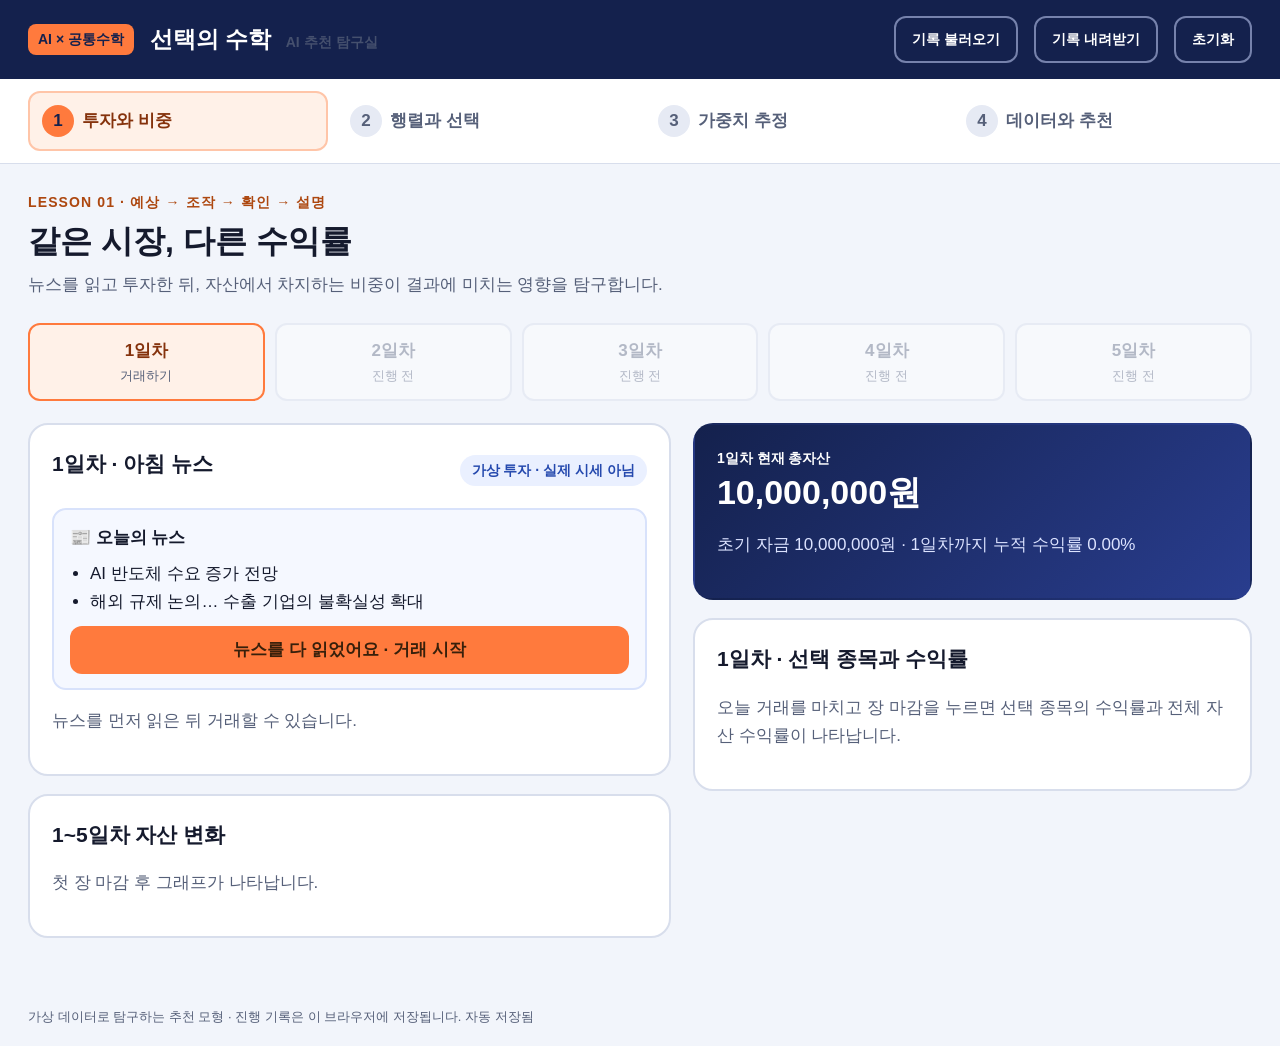
<file: pairwise.html>
<!doctype html>
<html lang="ko">
<head>
<meta charset="utf-8">
<meta http-equiv="refresh" content="0; url=index.html">
<title>선택의 수학 · AI 추천 탐구실</title>
<script>location.replace('index.html' + location.search);</script>
</head>
<body><p><a href="index.html">선택의 수학 · AI 추천 탐구실로 이동</a></p></body>
</html>
</file>
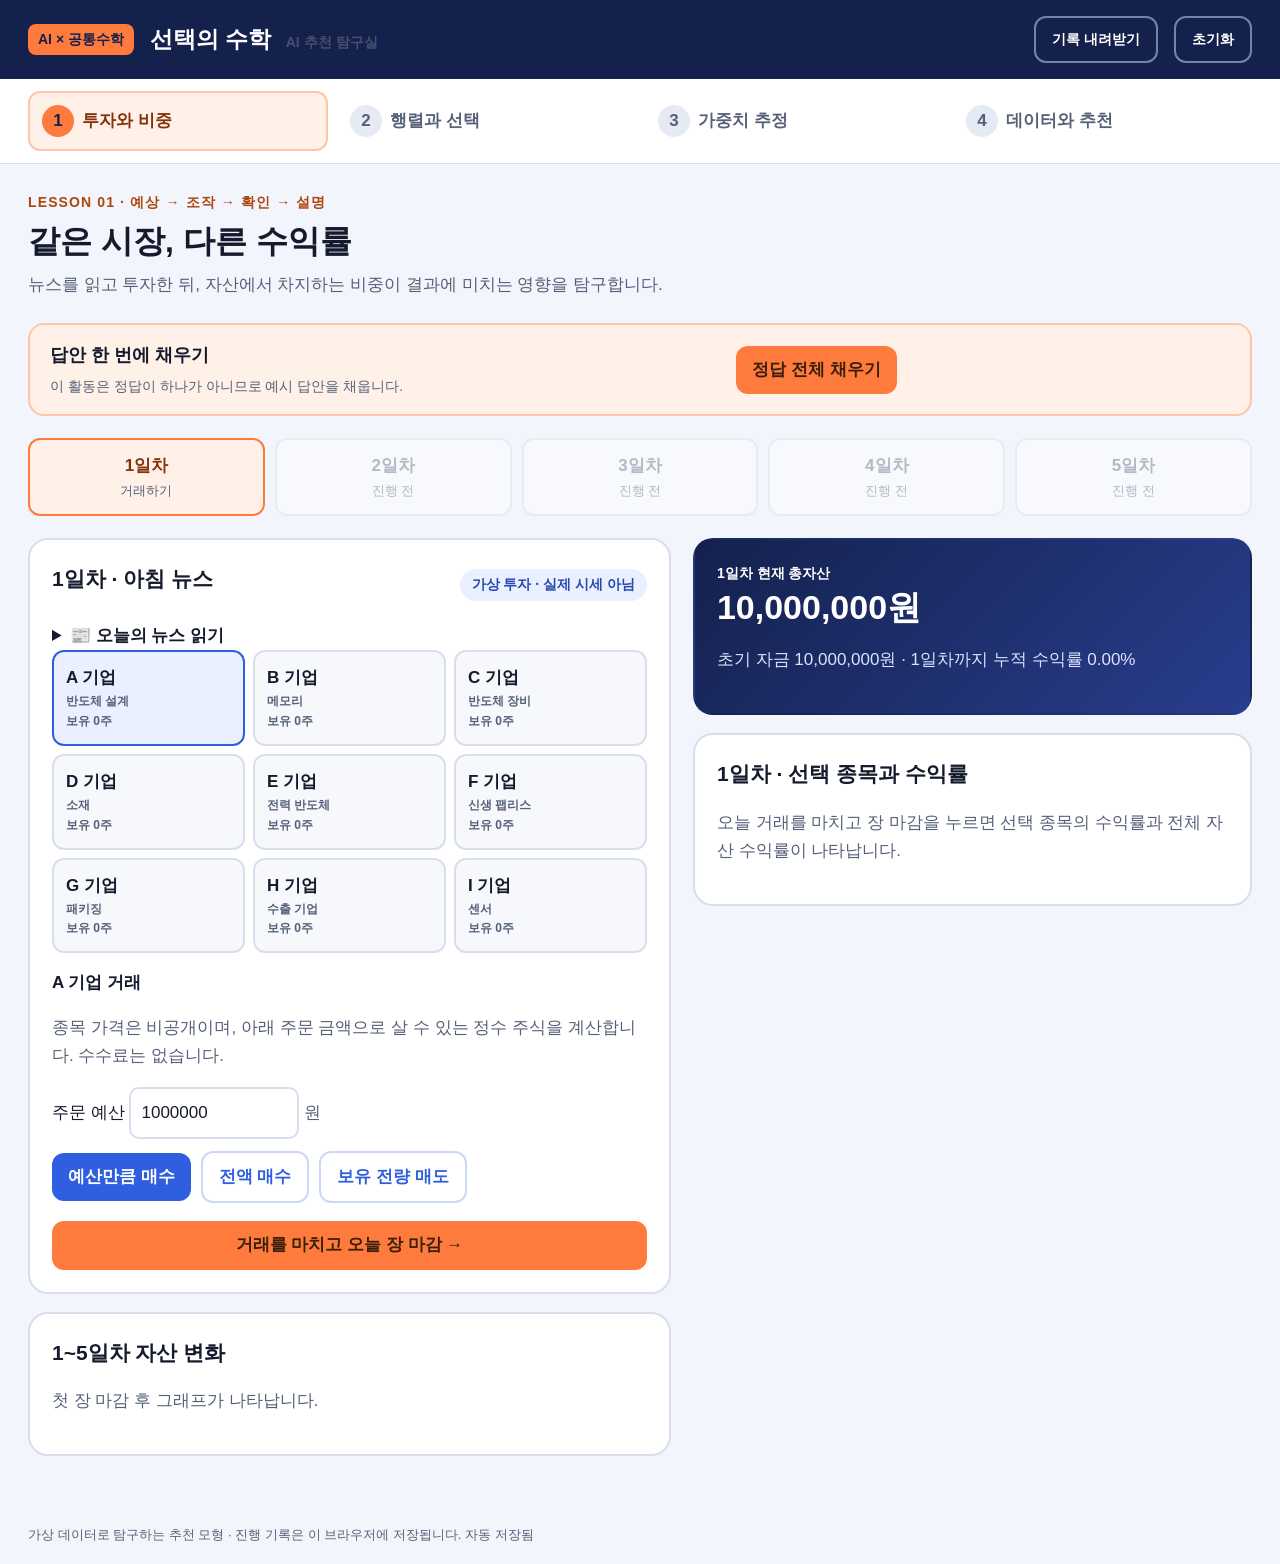
<file: standalone.html>
<!doctype html>
<html lang="ko"><head><meta charset="utf-8"><meta name="viewport" content="width=device-width,initial-scale=1"><title>선택의 수학 · AI 추천 탐구실</title><style>:root{--navy:#14214d;--orange:#ff7a3d;--blue:#2f5fe0;--green:#087854;--red:#b32e36;--ink:#151a2d;--sub:#566079;--line:#d8deec;--bg:#f2f5fb}*{box-sizing:border-box}body{margin:0;background:var(--bg);color:var(--ink);font-family:Pretendard,"Noto Sans KR","Malgun Gothic",sans-serif;font-size:17px;line-height:1.65}header{background:var(--navy);color:white;display:flex;gap:16px;align-items:center;padding:16px 28px;flex-wrap:wrap}h1{font-size:23px;margin:0;flex:1}h1 small{font-size:14px;opacity:.75;display:inline-block;margin-left:8px}.badge{background:var(--orange);color:#14214d;border-radius:8px;padding:4px 10px;font-weight:800;font-size:14px}nav{background:white;display:grid;grid-template-columns:repeat(4,1fr);gap:8px;padding:12px 28px;border-bottom:1px solid var(--line)}nav button{background:white;color:var(--sub);box-shadow:none;text-align:left;border:2px solid transparent;padding:12px}nav button.active{background:#fff1e8;border-color:#ffc5a8;color:#85320c}.number{display:inline-grid;place-items:center;border-radius:50%;width:32px;height:32px;background:#e6eaf4;margin-right:8px}.active .number{background:var(--orange);color:var(--navy)}main{max-width:1400px;margin:auto;padding:24px 28px 50px}.intro span{font-weight:800;color:#ad470f;font-size:14px;letter-spacing:.08em}h2{font-size:32px;margin:4px 0 8px;line-height:1.35}.intro p{color:var(--sub);margin:0 0 24px}.grid{display:grid;grid-template-columns:minmax(0,1.15fr) minmax(0,1fr);gap:22px;align-items:start}.stack{display:grid;gap:18px}.card{background:white;border:2px solid var(--line);border-radius:20px;padding:22px;min-width:0}.card h3{margin:0 0 12px;font-size:21px}.card h4{margin:16px 0 6px}.hero{background:linear-gradient(135deg,#14214d,#293d8e);color:white;border-color:transparent}.hero p{color:#dce3ff}.muted,small{color:var(--sub)}.hero small{color:#dce3ff}.row{display:flex;gap:10px;align-items:center;flex-wrap:wrap}.between{justify-content:space-between}.metric{font-size:34px;font-weight:850;line-height:1.3}.label{font-size:14px;font-weight:700}.pill{display:inline-block;background:#eaf0ff;color:#2549ae;border-radius:20px;padding:4px 12px;font-size:14px;font-weight:800}.good{color:var(--green)}.bad{color:var(--red)}button{font:inherit;font-weight:750;border:0;border-radius:12px;padding:10px 16px;background:var(--blue);color:white;cursor:pointer;transition:background .15s}button:hover{filter:brightness(.94)}button:focus-visible,input:focus-visible,textarea:focus-visible,select:focus-visible{outline:3px solid #e08a1e;outline-offset:3px}button:disabled{opacity:.4;cursor:not-allowed}button.orange{background:var(--orange);color:#38200b}.outline{background:white;color:var(--blue);border:2px solid #cbd8fa}.light{color:white;border-color:#7682ac;background:transparent;font-size:14px}input,textarea,select{font:inherit;color:var(--ink);padding:10px;border:2px solid var(--line);border-radius:10px;background:white;max-width:100%}input[type=range]{width:100%;accent-color:var(--blue);padding:0;min-height:32px}input[type=number]{width:95px}textarea{display:block;width:100%;resize:vertical;min-height:100px;margin:10px 0}.scroll{overflow:auto;max-width:100%}table{width:100%;border-collapse:collapse;font-variant-numeric:tabular-nums}th{font-size:14px;color:#2549ae;background:#eaf0ff;white-space:nowrap}td,th{padding:9px 8px;text-align:center;border-bottom:1px solid #e5e9f2}td:first-child{text-align:left;font-weight:700}.stockgrid{display:grid;grid-template-columns:repeat(3,1fr);gap:8px}.stock{background:#f6f8fc;color:var(--ink);border:2px solid var(--line);text-align:left;padding:12px}.stock.selected{border-color:var(--blue);background:#eaf0ff}.stock small{display:block;font-size:12px}.notice{background:#fff6dd;border-left:5px solid #d78b1e;padding:13px 16px;border-radius:10px;margin:14px 0}.feedback{background:#e6f7f0;border-left:5px solid var(--green);padding:14px;border-radius:10px;margin-top:14px}.equation{font-size:21px;text-align:center;background:#f2f5fc;padding:16px;border-radius:14px;overflow:auto}.matrix{display:inline-grid;gap:4px;padding:8px 14px;border-left:3px solid var(--navy);border-right:3px solid var(--navy);vertical-align:middle;margin:8px}.matrix span{display:flex;gap:20px;justify-content:space-between}svg{width:100%;height:auto;display:block}.legend{display:flex;gap:15px;justify-content:center;flex-wrap:wrap;font-size:14px}.swatch{display:inline-block;width:10px;height:10px;border-radius:50%;margin-right:5px}.student{font-size:58px;text-align:center;margin:12px}.progress{height:9px;border-radius:9px;background:#e5eaf5;overflow:hidden;margin:12px 0}.progress div{height:100%;background:var(--orange)}.choices{display:grid;grid-template-columns:repeat(4,1fr);gap:8px;margin:12px 0}.choices div{text-align:center;padding:12px 4px;border-radius:12px;background:#f2f5fb}.choices .winner{background:#e6f7f0;box-shadow:inset 0 0 0 2px var(--green)}.compare{display:grid;grid-template-columns:1fr 1fr;gap:12px}.compare>div{border:2px solid var(--line);border-radius:15px;padding:16px}.matchgrid{display:grid;grid-template-columns:repeat(5,1fr);gap:6px}.match{padding:8px;background:#e6f7f0;color:var(--green);border-radius:9px;text-align:center;font-size:13px}.match.no{background:#fdecea;color:var(--red)}details{margin-top:14px}summary{cursor:pointer;font-weight:750}footer{max-width:1400px;margin:auto;padding:18px 28px;font-size:13px;color:var(--sub)}#toast{position:fixed;bottom:20px;left:50%;transform:translateX(-50%);background:var(--navy);color:white;padding:12px 24px;border-radius:12px;display:none;max-width:90%;z-index:20}.plotlabel{font-size:12px;fill:var(--sub)}.checkpoint{background:#f5f8ff;padding:14px;border-radius:12px;margin-top:12px}.formula-input{width:62px!important;padding:5px;text-align:center}.sr-only{position:absolute;width:1px;height:1px;overflow:hidden;clip:rect(0,0,0,0)}@media(max-width:950px){.grid{grid-template-columns:1fr}nav{padding:8px;gap:2px}nav button{font-size:13px;padding:8px 4px}.number{display:block;margin:0 auto 4px}header{padding:14px}main{padding:20px 14px}h2{font-size:26px}.card{padding:17px}h1 small{display:block;margin:0}.compare{grid-template-columns:1fr}}@media print{header button,nav,button{display:none}body{background:white}.grid{display:block}.card{break-inside:avoid;margin-bottom:16px}footer{display:none}}
@media(max-width:600px){header{gap:10px}header .badge{font-size:12px}h1{flex:1 1 180px;font-size:21px}header button{flex:1}.number{display:grid}.matchgrid{gap:5px}.match{font-size:12px}}
.day-steps{display:grid;grid-template-columns:repeat(5,minmax(0,1fr));gap:10px;margin-bottom:22px}.day-steps button{background:white;color:var(--sub);border:2px solid var(--line);padding:12px 6px;box-shadow:none}.day-steps button small{display:block;font-size:13px;font-weight:500}.day-steps .selected{background:#fff1e8;border-color:var(--orange);color:#85320c}.day-metrics{margin:12px 0 20px}.day-metrics .metric{font-size:28px;margin:8px 0}.total-row{background:#eaf0ff;font-weight:800}@media(max-width:600px){.day-steps{gap:5px}.day-steps button{font-size:14px;padding:9px 2px}.day-steps button small{font-size:11px}#day-result td,#day-result th{padding:8px 4px;font-size:13px}.day-metrics{grid-template-columns:1fr 1fr}.day-metrics>div{padding:10px}.day-metrics .metric{font-size:23px}}
@media(max-width:600px){header{display:grid;grid-template-columns:auto minmax(0,1fr)}header h1{font-size:21px;min-width:0}header button{width:100%;white-space:nowrap}header h1 small{font-size:13px}}
.math-steps{display:grid;grid-template-columns:repeat(6,minmax(0,1fr));gap:8px;margin-bottom:20px}.math-steps button{background:white;color:var(--sub);border:2px solid var(--line);padding:12px 6px;font-size:14px}.math-steps button span{display:block;font-size:18px;margin-bottom:4px}.math-steps .selected{background:#fff1e8;border-color:var(--orange);color:#85320c}.math-activity{max-width:1050px;margin:auto}.math-navigation{border-top:1px solid var(--line);padding-top:20px;margin-top:26px}.math-input{width:76px!important;padding:7px;text-align:center}.math-expression{gap:8px;font-size:18px}.math-expression .matrix{padding:6px}.matrix-tasks{display:grid;grid-template-columns:1fr 1fr;gap:12px}.score-input-table td{padding:6px}.answer-error{border-color:var(--red);background:#fff3f1}.range-tasks .math-input{width:90px!important}@media(max-width:850px){.math-steps{grid-template-columns:repeat(3,minmax(0,1fr))}.matrix-tasks{grid-template-columns:1fr}}@media(max-width:600px){.math-input{width:60px!important}.math-expression{font-size:15px}.math-steps button{font-size:12px}.math-activity{padding:16px}.score-input-table{min-width:370px}}
var{font-family:"Cambria Math","Times New Roman",serif;font-style:italic;font-weight:500;font-size:1.12em}.matrix-question h4{margin:0 0 16px}.matrix-equation{display:flex;align-items:center;gap:16px;flex-wrap:nowrap;min-height:108px}.math-matrix{position:relative;display:inline-grid;align-items:center;justify-items:center;gap:12px;padding:14px 16px;vertical-align:middle;color:var(--navy)}.math-matrix::before,.math-matrix::after{content:"";position:absolute;top:0;bottom:0;width:10px;border-top:2px solid currentColor;border-bottom:2px solid currentColor}.math-matrix::before{left:0;border-left:2px solid currentColor}.math-matrix::after{right:0;border-right:2px solid currentColor}.matrix-row{grid-template-columns:repeat(2,1fr)}.matrix-column{grid-template-columns:1fr;font-family:"Cambria Math","Times New Roman",serif;font-size:25px;gap:4px;white-space:nowrap}.math-operator{font-family:"Cambria Math","Times New Roman",serif;font-size:28px}.matrix-result{display:flex;align-items:center;gap:10px;margin:20px 0}.matrix-question .math-input{width:66px!important;font-family:"Cambria Math","Times New Roman",serif;font-size:23px;padding:9px 4px;font-variant-numeric:tabular-nums;appearance:textfield;-moz-appearance:textfield}.matrix-question input::-webkit-inner-spin-button,.matrix-question input::-webkit-outer-spin-button{-webkit-appearance:none;margin:0}.matrix-check-row{align-items:flex-start;gap:12px;border-top:1px solid var(--line);padding-top:14px}.matrix-verdict{font-size:14px;flex:1;min-width:140px;padding:9px 0;min-height:44px}.verdict-correct{font-weight:750;color:var(--green)}.verdict-wrong{font-weight:750;color:var(--red)}.answer-correct{border-color:var(--green);background:#f0faf5}@media(max-width:600px){.matrix-equation{gap:10px}.math-matrix{padding:12px;gap:8px}.matrix-question .math-input{width:55px!important;font-size:21px}.matrix-column{font-size:24px}.matrix-result{gap:9px}.matrix-question{padding:16px 12px}}

@font-face{font-family:"Inquiry Math";src:url([data-uri]) format("woff");font-style:normal;font-weight:400;font-display:swap}
var{font-family:"Inquiry Math","Cambria Math",serif;font-style:normal;font-weight:400;font-synthesis:none}.matrix-column var{font-size:1em}.math-matrix::before,.math-matrix::after{border:0;width:14px;background:url("data:image/svg+xml,%3Csvg xmlns='http://www.w3.org/2000/svg' viewBox='0 0 16 100' preserveAspectRatio='none'%3E%3Cpath d='M14 1 C-2 22 -2 78 14 99' fill='none' stroke='%2314214d' stroke-width='2' vector-effect='non-scaling-stroke'/%3E%3C/svg%3E") center/100% 100% no-repeat}.math-matrix::after{transform:scaleX(-1)}.matrix-result{display:flex;flex-wrap:nowrap;white-space:nowrap;gap:12px}.matrix-result>*{flex:0 0 auto}.matrix-polynomial{display:inline-flex;align-items:center;gap:9px;white-space:nowrap;flex-wrap:nowrap}.matrix-polynomial>*{flex:0 0 auto}.matrix-polynomial var{margin-left:-4px}@media(max-width:600px){.matrix-result{gap:10px}.matrix-polynomial{gap:8px}}
.row-calculate{white-space:nowrap;font-size:14px;padding:7px 10px}.score-input-table th:first-child,.score-input-table td:first-child{position:sticky;left:0;background:#f5f8ff;z-index:1}.score-input-table th:first-child{background:#eaf0ff}
.plot-reference{margin:20px 0 24px}.plot-reference h4{margin:0 0 10px}.plot-reference table{min-width:320px}
.fill-all-row{margin-top:20px}
.fill-toolbar{background:#fff1e8;border:2px solid #ffc5a8;border-radius:16px;padding:16px 20px;display:flex;align-items:center;justify-content:space-between;gap:12px;flex-wrap:wrap;margin-bottom:22px}.fill-toolbar strong{font-size:18px}.fill-toolbar p{margin:4px 0 0;color:var(--sub);font-size:14px}.fill-toolbar button{white-space:nowrap}#fill-toolbar-status:not(:empty){flex-basis:100%;font-size:14px;color:var(--green);font-weight:700}@media(max-width:600px){.fill-toolbar button{width:100%}}
.pair-caption{margin:18px 0;font-size:15px}.pair-caption strong{color:var(--navy)}.pair-table td,.pair-table th{padding:13px 10px}.pair-table td:last-child{font-weight:750}.pair-tie-note{font-size:13px}.student-picker{display:grid;grid-template-columns:repeat(5,minmax(0,1fr));gap:6px;margin:14px 0}.student-picker button{background:#f2f5fb;border:2px solid var(--line);color:var(--sub);padding:8px 3px;font-size:14px}.student-picker .selected{background:#fff1e8;border-color:var(--orange);color:#85320c}.cohort-pair-scroll{max-height:460px;margin-top:10px}.cohort-pair-table{min-width:570px;font-size:14px}.cohort-pair-table thead{position:sticky;top:0;z-index:2}.cohort-pair-table td{padding:7px 5px}.current-student{background:#fff1e8}.student-row-button{padding:3px 7px;background:transparent;color:var(--blue);font-size:14px}.pair-simulator h3{font-size:23px}@media(max-width:600px){.pair-table td,.pair-table th{font-size:14px;padding:12px 6px}.pair-caption{font-size:13px}.pair-simulator h3{font-size:21px}}
.weight-distribution{margin-top:20px}.weight-distribution h4{margin-bottom:6px}.distribution-caption,.distribution-boundaries{font-size:13px;color:var(--sub);margin:6px 0}.distribution-legend{display:flex;flex-wrap:wrap;gap:8px 16px;font-size:13px;font-weight:700;margin-bottom:8px}.mean-key{color:#ad4a00}.numberline-tick{font:14px "Malgun Gothic",sans-serif;fill:#566079}.numberline-count{font:12px "Malgun Gothic",sans-serif;fill:#14214d;font-weight:700}.numberline-average-label{font:14px "Malgun Gothic",sans-serif;fill:#ad4a00;font-weight:700}.weight-numberline{overflow:visible}.weight-distribution small{display:block;font-size:12px;color:var(--sub)}
</style></head>
<body><header><span class="badge">AI × 공통수학</span><h1>선택의 수학 <small>AI 추천 탐구실</small></h1><button id="export" class="outline light">기록 내려받기</button><button id="reset" class="outline light">초기화</button></header>
<nav aria-label="차시 선택" id="tabs"></nav><main><div class="intro"><span id="eyebrow"></span><h2 id="title"></h2><p id="description"></p></div><div id="content"></div></main><footer>가상 데이터로 탐구하는 추천 모형 · 진행 기록은 이 브라우저에 저장됩니다. <span id="save-status" role="status"></span></footer><div id="toast" role="status" aria-live="polite"></div><script>'use strict';
const $ = s => document.querySelector(s);
const KEY='ai-math-inquiry-v1', INITIAL=10000000;
const labels=['A','B','C','D'], colors=['#2f5fe0','#8a3fd6','#14a06f','#d27814'];
const products=[[10,5],[8,6],[6,9],[3,10]];
const PAIRS=[[0,1],[0,2],[0,3],[1,2],[1,3],[2,3]];
const companies=['반도체 설계','메모리','반도체 장비','소재','전력 반도체','신생 팹리스','패키징','수출 기업','센서'];
const returns=[[.10,.05,-.05,-.10,-.03,-.50,.05,-.70,-.30],[-.04,.08,.03,.02,-.06,.15,.04,.12,-.02],[.03,-.08,.06,.12,.04,-.2,.02,-.15,.09],[.08,.02,-.04,.03,.10,.05,-.03,.06,.02],[-.02,.06,.08,-.05,.03,-.12,.07,.04,-.06]];
const news=[['AI 반도체 수요 증가 전망','해외 규제 논의… 수출 기업의 불확실성 확대'],['설비 투자 확대 계획 발표','급락 종목의 반등을 기대하는 시선과 우려 공존'],['신소재 개발 소식, 공급 확대 기대','수요 전망 하향… 메모리 업계 긴장'],['전력 효율 개선 기술에 관심 집중','공급망 안정화 소식… 기업별 영향은 다를까?'],['신규 기기 출시로 센서 수요 기대','이익 실현 매물 출회 가능성… 마지막 날의 선택']];
function fresh(){return {version:1,tab:0,x:.5,stock:0,day:0,cash:INITIAL,shares:Array(9).fill(0),prices:Array(9).fill(100000),history:[],est:[Array(25).fill(null),Array(25).fill(null)],cursor:[0,0],guess:[.5,.5],notes:{},matrixDone:false,rangeDone:false};}
let state=fresh();
try{const saved=JSON.parse(localStorage.getItem(KEY));if(saved?.version===1&&saved.est?.length===2&&saved.shares?.length===9)state={...state,...saved};}catch{ /* Storage can be unavailable. */ }
function save(){try{localStorage.setItem(KEY,JSON.stringify(state));$('#save-status').textContent='자동 저장됨';}catch{$('#save-status').textContent='저장 불가 · 기록 내려받기를 이용하세요.';}}
function toast(t){$('#toast').textContent=t;$('#toast').style.display='block';clearTimeout(toast.timer);toast.timer=setTimeout(()=>$('#toast').style.display='none',3200);}
const money=n=>(Math.round(n)||0).toLocaleString('ko-KR')+'원', pct=n=>(n*100).toFixed(2)+'%';
const esc=s=>String(s).replace(/[&<>"']/g,c=>({'&':'&amp;','<':'&lt;','>':'&gt;','"':'&quot;',"'":'&#39;'}[c]));
const scores=x=>products.map(([a,b])=>a*x+b*(1-x));
function winners(x){const s=scores(x),m=Math.max(...s);return labels.filter((_,i)=>Math.abs(s[i]-m)<1e-8);}
function mean(c){const a=state.est[c].filter(v=>v!==null);return a.length?a.reduce((a,b)=>a+b,0)/a.length:null;}
// Reproducible fictional cohorts: 20/5 preferences, in shuffled order.
function cohort(c){return Array.from({length:25},(_,i)=>{const j=(i*7+3)%25;const high=c===0?j<20:j>=20;const x=high?.70+((j*13+c*7)%31)/100:((j*11+c*3)%31)/100;return {x:Math.round(x*100)/100,choice:winners(x),comparisons:pairChoices(x)};});}
const cohorts=[cohort(0),cohort(1)];
const titles=['같은 시장, 다른 수익률','나의 선호를 행렬로 표현하면?','선택을 보고 가중치를 추정하자','다른 반에도 잘 맞는 추천기일까?'];
const descriptions=['뉴스를 읽고 투자한 뒤, 자산에서 차지하는 비중이 결과에 미치는 영향을 탐구합니다.','무게와 크기의 중요도를 바꾸며 행렬·그래프·부등식을 연결합니다.','1반의 선택 데이터로 가중치를 추정하고, 대표 가중치를 만들어 봅니다.','1반과 2반의 데이터로 만든 추천기를 비교하고, 데이터의 중요성을 설명합니다.'];
function note(id,prompt){return `<h4>${prompt}</h4><label class="sr-only" for="note-${id}">${prompt}</label><textarea id="note-${id}" data-note="${id}" placeholder="관찰한 결과와 그 이유를 써 보세요.">${esc(state.notes[id]||'')}</textarea>`;}
function render(){ $('#tabs').innerHTML=titles.map((t,i)=>`<button data-tab="${i}" class="${state.tab===i?'active':''}" aria-current="${state.tab===i?'step':'false'}"><span class="number">${i+1}</span>${['투자와 비중','행렬과 선택','가중치 추정','데이터와 추천'][i]}</button>`).join('');$('#eyebrow').textContent=`LESSON 0${state.tab+1} · 예상 → 조작 → 확인 → 설명`;$('#title').textContent=titles[state.tab];$('#description').textContent=descriptions[state.tab];$('#content').innerHTML=fillToolbar()+[lesson1,lesson2,()=>estimateView(0),lesson4][state.tab]();italicizeVariables($('#content'));save();}
function svgPlot(series,{min=0,max=10,xlabels=['0','0.25','0.5','0.75','1'],xlabel='무게 가중치 x',ylabel='종합점수'}={}){const w=600,h=310,l=55,r=25,t=28,b=48;const px=x=>l+x*(w-l-r),py=y=>h-b-(y-min)/(max-min)*(h-t-b);let s=`<svg viewBox="0 0 ${w} ${h}" role="img" aria-label="${esc(ylabel)} 그래프"><text x="${l}" y="16" class="plotlabel">${esc(ylabel)}</text>`;for(let i=0;i<=4;i++){const v=min+(max-min)*i/4;s+=`<line x1="${l}" y1="${py(v)}" x2="${w-r}" y2="${py(v)}" stroke="#d8deec"/><text x="${l-8}" y="${py(v)+4}" text-anchor="end" class="plotlabel">${Number(v.toFixed(1))}</text>`;}xlabels.forEach((v,i)=>s+=`<text x="${px(i/(xlabels.length-1||1))}" y="${h-26}" text-anchor="middle" class="plotlabel">${v}</text>`);for(const [i,line]of series.entries()){s+=`<polyline fill="none" stroke="${line.color||colors[i%4]}" stroke-width="3" points="${line.values.map((v,j)=>`${px(j/(line.values.length-1||1))},${py(v)}`).join(' ')}"/>`;}return s+`<text x="${w/2}" y="${h-3}" text-anchor="middle" class="plotlabel">${esc(xlabel)}</text></svg>`;}
function tradingPanel(){const i=state.stock,done=false;return `<section class="card"><div class="row between"><h3>${done?'5일간의 투자 완료':`${state.day+1}일차 · 아침 뉴스`}</h3><span class="pill">가상 투자 · 실제 시세 아님</span></div>${done?'<p>거래 기록과 전체 자산을 확인하고, 하루의 결과를 비중으로 설명해 보세요.</p>':`<details><summary>📰 오늘의 뉴스 읽기</summary><ul>${news[state.day].map(t=>`<li>${t}</li>`).join('')}</ul><p class="muted">뉴스는 결과를 보장하지 않습니다. 마감 후 예상 밖의 소식이 있을 수 있습니다.</p></details>`}<div class="stockgrid">${companies.map((c,j)=>`<button class="stock ${i===j?'selected':''}" data-stock="${j}">${String.fromCharCode(65+j)} 기업<small>${c}</small><small>보유 ${state.shares[j]}주</small></button>`).join('')}</div><h4>${String.fromCharCode(65+i)} 기업 거래</h4><p class="muted">종목 가격은 비공개이며, 아래 주문 금액으로 살 수 있는 정수 주식을 계산합니다. 수수료는 없습니다.</p><label for="budget">주문 예산</label> <input id="budget" type="number" min="0" step="100000" value="1000000" style="width:170px"> <span class="muted">원</span><div class="row" style="margin-top:12px"><button data-trade="buy" ${done?'disabled':''}>예산만큼 매수</button><button data-trade="allbuy" class="outline" ${done?'disabled':''}>전액 매수</button><button data-trade="sell" class="outline" ${done?'disabled':''}>보유 전량 매도</button></div><button id="close-day" class="orange" style="margin-top:18px;width:100%" ${done?'disabled':''}>${done?'5일차 마감 완료':'거래를 마치고 오늘 장 마감 →'}</button></section>`;}
function investmentDay(){const latest=Math.min(state.day+1,5);return Number.isInteger(state.reviewDay)&&state.reviewDay>=1&&state.reviewDay<=latest?state.reviewDay:latest;}
function daySteps(selected){return `<div class="day-steps" role="group" aria-label="투자 일차 선택">${Array.from({length:5},(_,i)=>{const day=i+1,complete=day<=state.day,available=complete||day===state.day+1;return `<button data-investment-day="${day}" class="${day===selected?'selected':''}" aria-pressed="${day===selected}" ${available?'':'disabled'}><b>${day}일차</b><small>${complete?'마감 기록':available?'거래하기':'진행 전'}</small></button>`;}).join('')}</div>`;}
function lesson1(){const selected=investmentDay(),h=state.history[selected-1],total=h?h.total:state.cash+state.shares.reduce((a,n,i)=>a+n*state.prices[i],0);return `${daySteps(selected)}<div class="grid"><div class="stack">${h?`<section class="card"><span class="pill">${selected}일차 · 마감 기록</span><h3 style="margin-top:16px">이날 선택한 종목과 투자 결과</h3><p>${h.weights.map((w,i)=>w>0?String.fromCharCode(65+i):null).filter(Boolean).join(' · ')||'매수한 종목 없음 · 현금 보유'}</p><p class="muted">마감 기록을 보고 있습니다. 다음 거래일에서 매수·매도를 계속할 수 있습니다.</p><div class="row">${selected>1?`<button class="outline" data-investment-day="${selected-1}">← ${selected-1}일차</button>`:''}${selected<Math.min(state.day+1,5)?`<button class="orange" data-investment-day="${selected+1}">${selected+1}일차 ${selected<state.day?'기록':'거래하기'} →</button>`:''}</div></section>`:tradingPanel()}<section class="card"><h3>1~5일차 자산 변화</h3>${state.history.length?svgPlot([{values:[100,...state.history.map(h=>h.total/INITIAL*100)],color:'#2f5fe0'}],{min:Math.min(70,...state.history.map(h=>h.total/INITIAL*100))-5,max:Math.max(110,...state.history.map(h=>h.total/INITIAL*100))+5,xlabels:['시작',...state.history.map((_,i)=>`${i+1}일`)],xlabel:'마감 시점',ylabel:'초기 자산 = 100'}):'<p class="muted">첫 장 마감 후 그래프가 나타납니다.</p>'}</section></div><div class="stack"><section class="card hero"><div class="label">${selected}일차 ${h?'마감':'현재'} 총자산</div><div class="metric">${money(total)}</div><p>초기 자금 ${money(INITIAL)} · ${selected}일차까지 누적 수익률 ${pct(total/INITIAL-1)}</p></section><section class="card" id="day-result"><h3>${selected}일차 · 선택 종목과 수익률</h3>${h?dailyResult(h):'<p class="muted">오늘 거래를 마치고 장 마감을 누르면 선택 종목의 수익률과 전체 자산 수익률이 나타납니다.</p>'}</section>${selected===5&&h?`<section class="card" id="investment-reflection"><span class="pill">5일차 · 마무리 질문</span><button id="fill-stock-note" class="outline">예시 답안 채우기</button>${note('stock','내가 선택한 종목들의 하루 수익률의 평균과 전체 자산의 하루 수익률은 왜 다를까?')}</section>`:''}</div></div>`;}
function dailyResult(h){const held=h.rates.map((rate,i)=>({rate,i})).filter(({i})=>h.weights[i]>0),average=held.length?held.reduce((sum,s)=>sum+s.rate,0)/held.length:null;const start=h.day===1?INITIAL:state.history[h.day-2].total;return `<div class="compare day-metrics"><div><div class="label">선택 종목 단순평균</div><div class="metric">${average===null?'—':pct(average)}</div><small>${held.length?held.map(({i})=>String.fromCharCode(65+i)).join(' · '):'보유 종목 없음'}</small></div><div><div class="label">전체 자산 하루 수익률</div><div class="metric">${pct(h.return)}</div><small>하루 손익 ${money(h.total-start)}</small></div></div><div class="scroll"><table><thead><tr><th>선택 종목</th><th>하루 수익률</th><th>투자 비중</th><th>내 손익</th></tr></thead><tbody>${held.map(({rate:r,i})=>`<tr><td>${String.fromCharCode(65+i)}</td><td class="${r>=0?'good':'bad'}">${r>=0?'+':''}${pct(r)}</td><td>${pct(h.weights[i])}</td><td>${money(h.profits[i])}</td></tr>`).join('')}<tr><td>현금</td><td>0.00%</td><td>${pct(h.cashWeight)}</td><td>0원</td></tr><tr class="total-row"><td>전체 자산</td><td>${pct(h.return)}</td><td>100.00%</td><td>${money(h.total-start)}</td></tr></tbody></table></div><p class="muted">${h.day}일차 시작 자산 ${money(start)} → 마감 자산 ${money(h.total)}</p>${h.day===1?'<div class="notice">장 마감 속보 · 수출 제한과 자금 조달 악재로 일부 기업 급락.</div>':''}`;}
function trade(type){if(state.day>=5)return;const i=state.stock,p=state.prices[i];if(type==='sell'){if(!state.shares[i])return toast('보유 주식이 없습니다.');state.cash+=state.shares[i]*p;state.shares[i]=0;}else{const budget=type==='allbuy'?state.cash:Number($('#budget').value);if(!Number.isFinite(budget)||budget<=0)return toast('0보다 큰 예산을 입력하세요.');if(budget>state.cash+.001)return toast('현금보다 큰 예산입니다.');const n=Math.floor((budget+.000001)/p);if(!n)return toast('한 주를 살 수 있는 예산이 필요합니다.');state.shares[i]+=n;state.cash-=n*p;}render();toast('거래가 반영되었습니다.');}
function closeDay(){if(state.day>=5)return;const start=state.cash+state.shares.reduce((a,n,i)=>a+n*state.prices[i],0),rates=returns[state.day],weights=state.shares.map((n,i)=>n*state.prices[i]/start),profits=state.shares.map((n,i)=>n*state.prices[i]*rates[i]);state.prices=state.prices.map((p,i)=>p*(1+rates[i]));const total=state.cash+state.shares.reduce((a,n,i)=>a+n*state.prices[i],0);state.history.push({day:state.day+1,rates,weights,profits,cashWeight:state.cash/start,total,return:total/start-1,prices:[...state.prices]});state.day++;state.reviewDay=state.day;render();}
function scoreCards(x){const s=scores(x),win=winners(x);return `<div class="choices">${labels.map((l,i)=>`<div class="${win.includes(l)?'winner':''}"><b>${l}</b><br>${s[i].toFixed(2)}<br><small>${win.includes(l)?'★ 추천':'점'}</small></div>`).join('')}</div>`;}
const mathSteps=['가중치 정하기','행렬 만들기','점수표 채우기','좌표평면에 점 찍기','제외할 제품 찾기','부등식으로 선택하기'];
function mathState(){if(!state.math)state.math={step:0,done:Array(6).fill(false),answers:{},points:{}};return state.math;}
function mathUnlocked(){const m=mathState(),i=m.done.findIndex(v=>!v);return i<0?5:i;}
function mathInput(key,label,extra=''){const m=mathState();return `<input type="number" step="any" class="math-input" data-math-answer="${key}" aria-label="${label}" value="${esc(m.answers[key]??'')}" ${extra}>`;}
function productTable(){return `<div class="scroll"><table><thead><tr><th>만족도</th>${labels.map(l=>`<th>노트북 ${l}</th>`).join('')}</tr></thead><tbody><tr><td>가벼운 정도</td>${products.map(p=>`<td>${p[0]}</td>`).join('')}</tr><tr><td>크기</td>${products.map(p=>`<td>${p[1]}</td>`).join('')}</tr></tbody></table></div>`;}
function mathGraph(partial=false){if(!partial)return scorePlot();const m=mathState();let svg=svgPlot([],{min:0,max:10});let shapes='';products.forEach(([a,b],i)=>{const pts=[0,.5,1].filter(x=>m.points[`${i}-${x}`]).map(x=>[55+x*520,262-scores(x)[i]/10*234]);if(pts.length===3)shapes+=`<polyline points="${pts.map(p=>p.join(',')).join(' ')}" fill="none" stroke="${colors[i]}" stroke-width="2"/>`;shapes+=pts.map(([x,y])=>`<circle cx="${x}" cy="${y}" r="5" fill="${colors[i]}"/>`).join('');});return svg.replace('</svg>',shapes+'</svg>');}
function mathLegend(){return `<div class="legend">${labels.map((l,i)=>`<span><i class="swatch" style="background:${colors[i]}"></i>노트북 ${l}</span>`).join('')}</div>`;}
function mathActivity(step){const m=mathState();switch(step){
case 0:return `<h3>① 무엇을 더 중요하게 생각하나요?</h3><p>같은 점수표라도 중요하게 생각하는 기준에 따라 선택은 달라질 수 있습니다.</p>${productTable()}<div class="checkpoint">무게 가중치 x + 크기 가중치 y = 1<br>0 ≤ x ≤ 1, y = 1 − x</div><label for="weight">무게 가중치 x = <b id="x-label">${state.x.toFixed(2)}</b></label><input id="weight" type="range" min="0" max="1" step=".01" value="${state.x}"><div class="row between"><span>← 크기 중시</span><span>무게 중시 →</span></div><p>크기 가중치 y = <b id="y-label">${(1-state.x).toFixed(2)}</b></p>${note('weight-reason','내가 이 가중치를 정한 이유는?')}<button data-math-check="0">가중치 정하기 완료</button>`;
case 1:return `<h3>② 종합점수를 행렬로 만들어 보세요</h3>${productTable()}<p>점수 행렬과 가중치 열행렬을 곱한 뒤, <var>a</var><var>x</var> + <var>b</var> 꼴로 정리하세요. 빈칸에는 음수도 입력할 수 있습니다.</p><div class="matrix-tasks">${products.map((p,i)=>`<section class="checkpoint matrix-question" aria-label="노트북 ${labels[i]} 행렬 문제"><h4>노트북 ${labels[i]}</h4><div class="matrix-equation"><span class="math-matrix matrix-row" aria-label="1행 2열 점수 행렬">${mathInput(`m${i}0`,`${labels[i]} 무게 만족도`)}${mathInput(`m${i}1`,`${labels[i]} 크기 만족도`)}</span><span class="math-operator">×</span><span class="math-matrix matrix-column" aria-label="2행 1열 가중치 행렬"><span><var>x</var></span><span>1 − <var>x</var></span></span></div><div class="matrix-result"><span class="math-operator">=</span><span class="matrix-polynomial">${mathInput(`m${i}2`,`${labels[i]} x의 계수`)}<var>x</var><span>+</span>${mathInput(`m${i}3`,`${labels[i]} 상수항`)}</span></div><div class="row matrix-check-row"><button data-matrix-check="${i}" class="outline">정답 확인</button><div id="matrix-verdict-${i}" class="matrix-verdict" role="status">${matrixVerdict(i)}</div></div></section>`).join('')}</div><div class="row"><button id="fill-matrix-answers" class="outline">정답 전체 채우기</button><button data-math-check="1">전체 정답 확인</button></div>`;
case 2:return `<h3>③ 가중치별 종합점수를 계산해 보세요</h3><p>x에 0, 0.1, …, 1을 넣어 점수표를 완성하세요. 직접 계산하거나 각 행의 계산 버튼으로 네 제품의 점수를 한꺼번에 구할 수 있습니다.</p><div class="checkpoint">A = 5x + 5　 B = 2x + 6<br>C = 9 − 3x　 D = 10 − 7x</div><div class="scroll"><table class="score-input-table"><thead><tr><th>x</th>${labels.map(l=>`<th>노트북 ${l}</th>`).join('')}<th>한꺼번에 계산</th></tr></thead><tbody>${Array.from({length:11},(_,r)=>`<tr><td>${(r/10).toFixed(1)}</td>${labels.map((l,i)=>`<td>${mathInput(`t${r}-${i}`,`x=${(r/10).toFixed(1)}, 노트북 ${l} 점수`)}</td>`).join('')}<td><button class="outline row-calculate" data-calculate-row="${r}" aria-label="가중치 ${(r/10).toFixed(1)}의 네 제품 점수 계산">이 행 계산</button></td></tr>`).join('')}</tbody></table></div><button data-math-check="2" style="margin-top:16px">점수표 확인</button>`;
case 3:return `<h3>④ 표의 값을 좌표평면에 옮겨 보세요</h3><p>각 제품에서 x = 0, 0.5, 1인 세 점을 찍습니다. 직접 입력한 점이 모이면 제품별 직선이 나타납니다.</p><section class="plot-reference" aria-labelledby="plot-reference-title"><h4 id="plot-reference-title">내가 완성한 표</h4><div class="scroll"><table><thead><tr><th>x</th>${labels.map(l=>`<th>${l}</th>`).join('')}</tr></thead><tbody>${[0,5,10].map(r=>`<tr><td>${r/10}</td>${labels.map((_,i)=>`<td>${esc(m.answers[`t${r}-${i}`])}</td>`).join('')}</tr>`).join('')}</tbody></table></div></section><div id="student-plot">${mathGraph(true)}</div>${mathLegend()}<div class="row" style="margin-top:20px"><label>제품 <select id="plot-product">${labels.map((l,i)=>`<option value="${i}">${l}</option>`).join('')}</select></label><label>x <select id="plot-x"><option>0</option><option>0.5</option><option>1</option></select></label><label>점수 <input id="plot-y" type="number" step="any" aria-label="찍을 점의 종합점수"></label><button id="add-math-point">점 찍기</button></div><p id="point-count">${Object.keys(m.points).length} / 12개 점 완료</p>`;
case 4:return `<h3>⑤ 선택에서 제외할 수 있는 제품은?</h3>${mathGraph()}${mathLegend()}<p>어떤 x에서도 종합점수가 가장 높아지지 않는 제품을 찾아보세요.</p><label>제외할 제품 <select id="excluded" data-math-answer="excluded"><option value="">선택하세요</option>${labels.map(l=>`<option ${m.answers.excluded===l?'selected':''}>${l}</option>`).join('')}</select></label>${note('exclude-reason','그래프에서 어떤 점을 보고 판단했나요?')}<button data-math-check="4">선택 확인</button>`;
case 5:return `<h3>⑥ 어떤 가중치에서 어떤 제품이 최선일까요?</h3>${mathGraph()}${mathLegend()}<p>해당 제품의 점수가 나머지 제품의 점수 이상이 되도록 부등식을 세우고, 조건을 동시에 만족하는 x의 범위를 구하세요.</p><div class="checkpoint"><b>A가 최선일 조건</b><br>5x + 5 ≥ 2x + 6<br>5x + 5 ≥ 9 − 3x<br>5x + 5 ≥ 10 − 7x<br>0 ≤ x ≤ 1</div><details><summary>C와 D의 비교 부등식 보기</summary><p>C: 9 − 3x ≥ 5x + 5, 9 − 3x ≥ 2x + 6, 9 − 3x ≥ 10 − 7x<br>D: 10 − 7x ≥ 5x + 5, 10 − 7x ≥ 2x + 6, 10 − 7x ≥ 9 − 3x</p></details><div class="range-tasks">${['A','C','D'].map(l=>`<p><b>노트북 ${l}</b> ${mathInput(`r${l}0`,`${l} 최소 가중치`,'min="0" max="1"')} ≤ x ≤ ${mathInput(`r${l}1`,`${l} 최대 가중치`,'min="0" max="1"')}</p>`).join('')}</div><button data-math-check="5">선택 범위 확인</button>${note('matrix','가중치에 따라 추천이 바뀌는 이유를 설명해 보세요.')}`;
}}
function lesson2(){const m=mathState();m.step=Math.min(m.step,mathUnlocked());const step=m.step;return `<div class="math-steps" role="group" aria-label="행렬과 선택 활동 단계">${mathSteps.map((label,i)=>`<button data-math-step="${i}" class="${i===step?'selected':''}" aria-pressed="${i===step}" ${i>mathUnlocked()?'disabled':''}><span>${m.done[i]?'✓':i+1}</span>${label}</button>`).join('')}</div><section class="card math-activity"><div class="row between"><span class="pill">활동 ${step+1} / 6</span><span class="muted">${m.done.filter(Boolean).length}개 활동 완료</span></div><div style="margin-top:18px">${mathActivity(step)}</div><div class="row fill-all-row">${step!==1?`<button id="fill-math-activity" class="outline">${step===0?'예시 답안 채우기':'정답 전체 채우기'}</button>`:''}</div><div id="math-feedback" role="status">${m.done[step]?'<div class="feedback">이 활동을 완료했습니다. 다음 단계로 이동할 수 있습니다.</div>':''}</div><div class="row between math-navigation"><button class="outline" data-math-step="${step-1}" ${step===0?'disabled':''}>← 이전 활동</button>${step<5?`<button id="math-next" class="orange" data-math-step="${step+1}" ${!m.done[step]?'disabled':''}>다음 활동 →</button>`:`<button class="orange" data-tab="2" ${!m.done[5]?'disabled':''}>3차시 · 가중치 추정으로 →</button>`}</div></section>`;}
function italicizeVariables(root){const walker=document.createTreeWalker(root,NodeFilter.SHOW_TEXT),nodes=[];while(walker.nextNode())nodes.push(walker.currentNode);for(const node of nodes){if(node.parentElement.closest('var,textarea,input,select,svg,script,style'))continue;const text=node.textContent,re=/(?<![A-Za-z])[xy](?![A-Za-z])/g;if(!re.test(text))continue;re.lastIndex=0;const fragment=document.createDocumentFragment();let last=0;for(const match of text.matchAll(re)){fragment.append(text.slice(last,match.index));const variable=document.createElement('var');variable.textContent=match[0];fragment.append(variable);last=match.index+1;}fragment.append(text.slice(last));node.replaceWith(fragment);}const glyphs={a:'𝑎',b:'𝑏',x:'𝑥',y:'𝑦'};root.querySelectorAll('var').forEach(el=>{const key=el.textContent;if(glyphs[key]){el.setAttribute('aria-label',key);el.textContent=glyphs[key];}});}
function matrixCorrect(i){const answers=mathState().answers,[a,b]=products[i];return [a,b,a-b,b].every((v,j)=>String(answers[`m${i}${j}`]??'').trim()!==''&&Number.isFinite(Number(answers[`m${i}${j}`]))&&Math.abs(Number(answers[`m${i}${j}`])-v)<1e-7);}
function matrixVerdict(i){const grade=mathState().grades?.[i];return grade===true?'<span class="verdict-correct">✓ 정답입니다.</span>':grade===false?'<span class="verdict-wrong">✕ 오답입니다. 표시된 칸을 다시 확인하세요.</span>':'<span class="muted">답을 입력한 뒤 확인하세요.</span>';}
function checkMatrix(i){const m=mathState(),[a,b]=products[i];m.grades??={};m.grades[i]=matrixCorrect(i);[a,b,a-b,b].forEach((v,j)=>{const el=$(`[data-math-answer="m${i}${j}"]`),ok=el.value.trim()!==''&&Math.abs(Number(el.value)-v)<1e-7;el.classList.toggle('answer-error',!ok);el.classList.toggle('answer-correct',ok);el.setAttribute('aria-invalid',String(!ok));});$(`#matrix-verdict-${i}`).innerHTML=matrixVerdict(i);if(products.every((_,n)=>m.grades[n]===true&&matrixCorrect(n))){m.done[1]=true;$('#math-next').disabled=false;mathFeedback(true,'정답입니다! 네 제품의 행렬과 식을 모두 완성했습니다. 다음 활동으로 이동하세요.');document.querySelectorAll('.math-steps [data-math-step]').forEach(el=>el.disabled=Number(el.dataset.mathStep)>mathUnlocked());}save();}
function mathFeedback(ok,message){$('#math-feedback').innerHTML=`<div class="${ok?'feedback':'notice'}"><b>${mathState().step===0?'✓ 확인 완료':ok?'✓ 정답':'✕ 오답'}</b> · ${message}</div>`;}
function checkMath(step){const m=mathState(),a=m.answers,valid=(key,value)=>a[key]!==undefined&&String(a[key]).trim()!==''&&Number.isFinite(Number(a[key]))&&Math.abs(Number(a[key])-value)<1e-7;let errors=[];
if(step===1)products.forEach(([v,w],i)=>[v,w,v-w,w].forEach((n,j)=>{if(!valid(`m${i}${j}`,n))errors.push(`m${i}${j}`);}));
if(step===2)for(let r=0;r<=10;r++)scores(r/10).forEach((n,i)=>{if(!valid(`t${r}-${i}`,n))errors.push(`t${r}-${i}`);});
if(step===4&&a.excluded!=='B')errors.push('excluded');
if(step===5)Object.entries({A:[.5,1],C:[.25,.5],D:[0,.25]}).forEach(([l,vals])=>vals.forEach((n,i)=>{if(!valid(`r${l}${i}`,n))errors.push(`r${l}${i}`);}));
if(step===1){m.grades??={};products.forEach((_,i)=>{m.grades[i]=matrixCorrect(i);$(`#matrix-verdict-${i}`).innerHTML=matrixVerdict(i);});save();}
if(errors.length){document.querySelectorAll('[data-math-answer]').forEach(el=>{const bad=errors.includes(el.dataset.mathAnswer);el.classList.toggle('answer-error',bad);el.classList.toggle('answer-correct',!bad);el.setAttribute('aria-invalid',String(bad));});mathFeedback(false,step===4?'그래프에서 각 제품이 가장 높은 점수를 갖는 구간이 있는지 살펴보세요.':`아직 확인이 필요한 칸이 ${errors.length}개 있습니다. 표시된 칸을 다시 계산해 보세요.`);return;}
m.done[step]=true;render();mathFeedback(true,step===5?'탐구 완료! 경계 x = 0.25, 0.5에서는 두 제품이 공동 추천됩니다. 이제 내가 구한 범위가 선택과 어떻게 연결되는지 설명해 보세요.':step===4?'맞아요. B는 다른 제품보다 가장 높은 점수를 갖는 구간이 없습니다. 다음 활동에서 선택 범위를 부등식으로 확인합니다.':'확인했습니다! 다음 활동으로 이동해 보세요.');}
function fillMathActivity(){const m=mathState(),step=m.step;if(step===0){state.notes['weight-reason']=`나는 무게 가중치를 ${state.x.toFixed(2)}, 크기 가중치를 ${(1-state.x).toFixed(2)}로 정했다. 두 가중치의 합이 1이 되도록 나의 선호를 표현했다.`;}if(step===2)for(let r=0;r<=10;r++)scores(r/10).forEach((v,i)=>m.answers[`t${r}-${i}`]=String(Number(v.toFixed(2))));if(step===3){products.forEach((_,i)=>[0,.5,1].forEach(x=>m.points[`${i}-${x}`]=true));m.done[3]=true;}if(step===4){m.answers.excluded='B';state.notes['exclude-reason']='B의 그래프는 가중치가 0부터 1까지 변하는 동안 가장 위에 오는 구간이 없으므로 최선의 선택이 될 수 없다.';}if(step===5){Object.entries({A:[.5,1],C:[.25,.5],D:[0,.25]}).forEach(([l,vs])=>vs.forEach((v,i)=>m.answers[`r${l}${i}`]=String(v)));state.notes.matrix='가중치는 제품의 특성을 얼마나 중요하게 반영할지를 나타낸다. 각 제품의 종합점수는 가중치에 대한 일차식이며, 가중치가 변하면 점수의 대소 관계와 추천이 달라진다. 경계에서는 두 제품이 공동 추천된다.';}if(step!==3)for(let i=step;i<6;i++)m.done[i]=false;render();$('#math-feedback').innerHTML='<div class="feedback">'+(step===0?'예시 답안을 채웠습니다. 자신의 생각에 맞게 수정하세요.':step===3?'12개 점을 모두 채웠습니다. 다음 활동으로 이동할 수 있습니다.':'이 활동의 정답을 모두 채웠습니다. 정답 확인 버튼으로 확인하세요.')+'</div>';}
function fillCohort(c){state.est[c]=cohorts[c].map(s=>s.x);state.guess[c]=state.est[c][state.cursor[c]];state.notes['estimate'+c]='여섯 쌍의 선택을 모두 설명하는 가중치가 여러 개일 수 있으므로, 선택만으로 실제 가중치를 하나로 확정할 수 없다. 여기서는 여섯 선택을 설명할 수 있는 값을 추정한다.';}
function fillToolbar(){const example=state.tab!==1||mathState().step===0;return `<section class="fill-toolbar" aria-label="전체 답안 채우기"><div><strong>답안 한 번에 채우기</strong><p>${example?'이 활동은 정답이 하나가 아니므로 예시 답안을 채웁니다.':'현재 활동의 모든 빈칸에 정답을 채웁니다.'}</p></div><button id="fill-current-activity" class="orange">정답 전체 채우기</button><div id="fill-toolbar-status" role="status"></div></section>`;}
function fillCurrentActivity(){if(state.tab===1){if(mathState().step===1)mathClick({id:'fill-matrix-answers',dataset:{}});else fillMathActivity();return;}if(state.tab===2){fillCohort(0);render();$('#fill-toolbar-status').textContent='1반 학생 25명의 추정값 예시를 모두 채웠습니다.';return;}if(state.tab===3){if(class2Open)fillCohort(1);else{fillCohort(0);fillCohort(1);state.notes.compare='집단의 선호 분포에 따라 추정 가중치의 평균과 추천이 달라질 수 있다. 학급 평균 하나로 모든 학생의 선호를 설명할 수는 없다.';state.notes.newdata='추천 대상 집단의 다양한 학생에게서 선호와 선택 데이터를 모아야 한다.';}render();$('#fill-toolbar-status').textContent='추정값과 마무리 질문의 예시 답안을 채웠습니다.';return;}state.notes.stock='선택 종목의 단순평균은 종목을 같은 비중으로 계산하지만 전체 자산 수익률은 실제 투자 금액의 비중과 현금 비중을 반영하므로 두 값은 달라질 수 있다.';render();$('#fill-toolbar-status').textContent=state.day===5?'5일차 마무리 질문의 예시 답안을 채웠습니다.':'마무리 질문의 예시 답안을 저장했습니다. 5일차 마감 후 표시됩니다. 투자 선택에는 정해진 정답이 없습니다.';}
function mathClick(b){const m=mathState();if(b.id==='fill-current-activity'){fillCurrentActivity();return true;}if(b.id==='fill-math-activity'){fillMathActivity();return true;}if(b.dataset.fillCohort!==undefined){fillCohort(Number(b.dataset.fillCohort));render();toast('25명의 추정값 예시를 채웠습니다. 유일한 정답은 아닙니다.');return true;}if(b.id==='fill-all-cohorts'){fillCohort(0);fillCohort(1);render();toast('두 반의 추정값 예시를 채웠습니다.');return true;}if(b.id==='fill-stock-note'){state.notes.stock='선택 종목의 단순평균은 각 종목을 같은 비중으로 계산하지만, 전체 자산 수익률은 실제로 투자한 금액의 비중을 반영한다. 또한 전체 자산에는 수익률이 0%인 현금도 포함되므로 두 수익률은 달라질 수 있다.';render();return true;}if(b.id==='fill-compare-notes'){state.notes.compare='두 반의 선호 분포가 다르면 추정 가중치의 평균과 추천이 달라질 수 있다. 학급 평균 하나로 모든 학생의 선호를 설명할 수 없으며, 추천기를 만든 집단과 다른 집단의 일치율을 비교해야 한다.';state.notes.newdata='추천 대상 학교의 다양한 학생에게서 무게·크기 선호와 실제 선택을 수집하고, 학년이나 사용 목적 등에 따른 차이도 살펴봐야 한다.';render();return true;}if(b.id==='fill-matrix-answers'){products.forEach(([a,c],i)=>[a,c,a-c,c].forEach((v,j)=>m.answers[`m${i}${j}`]=String(v)));m.grades={};for(let i=1;i<6;i++)m.done[i]=false;render();$('#math-feedback').innerHTML='<div class="feedback">네 제품의 정답을 모두 채웠습니다. 전체 정답 확인 버튼으로 확인하세요.</div>';return true;}if(b.dataset.calculateRow!==undefined){const row=Number(b.dataset.calculateRow);if(Number.isInteger(row)&&row>=0&&row<=10){scores(row/10).forEach((score,i)=>m.answers[`t${row}-${i}`]=String(Number(score.toFixed(2))));for(let i=2;i<6;i++)m.done[i]=false;render();$('#math-feedback').innerHTML=`<div class="feedback">가중치 <var>x</var> = ${(row/10).toFixed(1)}의 네 제품 점수를 계산했습니다. 전체 점수표를 완성한 뒤 정답을 확인하세요.</div>`;italicizeVariables($('#content'));}return true;}if(b.dataset.matrixCheck!==undefined){checkMatrix(Number(b.dataset.matrixCheck));return true;}if(b.dataset.mathStep!==undefined){const next=Number(b.dataset.mathStep);if(next>=0&&next<=mathUnlocked()){m.step=next;render();$('#content').scrollIntoView({block:'start',behavior:'smooth'});}return true;}if(b.dataset.mathCheck!==undefined){checkMath(Number(b.dataset.mathCheck));return true;}if(b.id==='add-math-point'){const i=Number($('#plot-product').value),x=Number($('#plot-x').value),raw=$('#plot-y').value;if(raw===''||!Number.isFinite(Number(raw))||Math.abs(Number(raw)-scores(x)[i])>1e-7){mathFeedback(false,'표에서 해당 제품의 점수를 다시 확인해 보세요. 가로축은 가중치, 세로축은 종합점수입니다.');return true;}m.points[`${i}-${x}`]=true;m.done[3]=Object.keys(m.points).length===12;const product=$('#plot-product').value,xValue=$('#plot-x').value;render();$('#plot-product').value=product;$('#plot-x').value=xValue;mathFeedback(true,m.done[3]?'12개 점을 모두 찍었습니다. 다음 활동에서 그래프를 비교해 보세요.':'점이 추가되었습니다. 다른 제품이나 x값을 골라 계속 찍어 보세요.');return true;}return false;}
function scorePlot(){return svgPlot(products.map(([a,b],i)=>({values:[b,a],color:colors[i]})),{min:0,max:10});}
function pairChoices(x){const s=scores(x);return PAIRS.map(([a,b])=>Math.abs(s[a]-s[b])<1e-8?'동점':s[a]>s[b]?labels[a]:labels[b]);}
function pairMatches(guess,actual){const predicted=pairChoices(guess),observed=pairChoices(actual);return predicted.reduce((n,v,i)=>n+(v===observed[i]?1:0),0);}
function pairTable(c){const idx=state.cursor[c],g=state.guess[c],student=cohorts[c][idx],actual=pairChoices(student.x),predicted=pairChoices(g);return `<table class="pair-table"><thead><tr><th>비교</th><th>학생의 선택</th><th>내 가중치의 예측</th></tr></thead><tbody>${PAIRS.map(([a,b],i)=>{const ok=predicted[i]===actual[i];return `<tr><td>${labels[a]} vs ${labels[b]}</td><td><b>${actual[i]}</b></td><td class="${ok?'good':'bad'}"><span aria-label="${ok?'일치':'불일치'}">${ok?'✓':'✕'}</span> ${predicted[i]}</td></tr>`;}).join('')}</tbody></table>`;}
function estimateView(c){const idx=state.cursor[c],g=state.guess[c],count=state.est[c].filter(v=>v!==null).length,m=mean(c),all=count===25;return `<div class="grid pair-layout"><div class="stack"><section class="card pair-simulator"><div class="row between"><span class="pill">${c+1}반 · ${idx+1}번 학생</span><span>선택 데이터 6개</span></div><h3 style="margin-top:18px">선택을 설명하는 가중치는 얼마일까?</h3><p class="muted">학생이 두 제품 중 고른 결과를 보고, 무게 가중치를 움직여 여섯 선택을 설명해 보세요.</p><div class="row between"><label for="guess">무게 가중치 <var>x</var></label><b id="guess-label">${g.toFixed(2)}</b></div><input id="guess" data-class="${c}" type="range" min="0" max="1" step=".01" value="${g}"><div class="row between"><small>0 · 크기 중시</small><small>0.5</small><small>1 · 무게 중시</small></div><div class="row between pair-caption"><span>크기 가중치 <span id="guess-complement">${(1-g).toFixed(2)}</span></span><strong id="pair-count" aria-live="polite">예측 일치 ${pairMatches(g,cohorts[c][idx].x)} / 6</strong></div><div id="pair-table">${pairTable(c)}</div><p class="muted pair-tie-note">두 점수가 같으면 ‘동점’으로 예측합니다. 학생의 선택도 동점일 때만 일치로 셉니다.</p><div class="row between"><button id="reset-guess" class="outline" data-class="${c}">가중치 초기화</button><button id="submit-guess" data-class="${c}">추정값 ${state.est[c][idx]===null?'저장':'수정'}</button></div><div id="guess-feedback" role="status"></div><div class="row between" style="margin-top:20px"><button class="outline" data-student="-1" data-class="${c}" ${idx===0?'disabled':''}>← 이전 학생</button><span>${idx+1} / 25</span><button class="outline" data-student="1" data-class="${c}" ${idx===24?'disabled':''}>다음 학생 →</button></div></section><section class="card">${note('estimate'+c,'여섯 선택을 모두 설명해도 실제 가중치를 하나로 확정할 수 있을까?')}</section></div><div class="stack"><section class="card"><div class="row between"><h3>25명의 선택과 추정 기록</h3><span class="pill">${count} / 25명 저장</span></div><p class="muted">학생 번호를 누르면 해당 학생의 여섯 선택을 보며 추정할 수 있습니다.</p><div class="student-picker" role="group" aria-label="학생 선택">${Array.from({length:25},(_,i)=>`<button data-pair-student="${i}" data-class="${c}" class="${i===idx?'selected':''}" aria-pressed="${i===idx}">${i+1}${state.est[c][i]!==null?' ✓':''}</button>`).join('')}</div><div class="progress"><div style="width:${count*4}%"></div></div><div class="row between"><span>추정값 평균</span><b class="metric">${m===null?'—':m.toFixed(3)}</b></div><button class="outline" data-fill-cohort="${c}" style="margin:14px 0">추정값 예시 전체 채우기</button><div class="scroll cohort-pair-scroll"><table class="cohort-pair-table"><thead><tr><th>학생</th>${PAIRS.map(([a,b])=>`<th>${labels[a]}${labels[b]}</th>`).join('')}<th>추정 <var>x</var></th><th>일치</th>${all?'<th>실제 <var>x</var></th>':''}</tr></thead><tbody>${cohorts[c].map((student,i)=>`<tr class="${i===idx?'current-student':''}"><td><button data-pair-student="${i}" data-class="${c}" class="student-row-button">${i+1}번</button></td>${pairChoices(student.x).map(choice=>`<td>${choice}</td>`).join('')}<td>${state.est[c][i]===null?'—':state.est[c][i].toFixed(2)}</td><td>${state.est[c][i]===null?'—':`${pairMatches(state.est[c][i],student.x)}/6`}</td>${all?`<td>${student.x.toFixed(2)}</td>`:''}</tr>`).join('')}</tbody></table></div>${all?`<div class="feedback">25명의 추정을 완료했습니다. 실제 가중치와의 평균 절대 차이는 ${(state.est[c].reduce((a,v,i)=>a+Math.abs(v-cohorts[c][i].x),0)/25).toFixed(3)}입니다. 여섯 선택이 같더라도 가중치는 여러 값일 수 있습니다.</div>${distribution(c)}`:'<p class="muted">25명의 추정값을 모두 저장하면 실제 가중치와 분포를 확인할 수 있습니다.</p>'}${c===0?'<button data-tab="3" class="orange" style="margin-top:16px">4차시 · 다른 반에 적용 →</button>':'<button id="back-compare" class="orange" style="margin-top:16px">학급 비교로 돌아가기</button>'}</section></div></div>`;}
let class2Open=false;
function accuracy(source,target){const m=mean(source);return m===null?null:cohorts[target].reduce((sum,s)=>sum+pairMatches(m,s.x),0);}
function distribution(c){
 const values=state.est[c],m=mean(c),groups=new Map(),px=x=>40+x*520;
 values.forEach((v,i)=>{if(v!==null){const key=Number(v.toFixed(2));if(!groups.has(key))groups.set(key,[]);groups.get(key).push(i+1);}});
 const boundaryDC=`distribution-dc-${c}`,boundaryCA=`distribution-ca-${c}`;
 const bands=[{from:0,to:.25,label:'D',index:3},{from:.25,to:.5,label:'C',index:2},{from:.5,to:1,label:'A',index:0}];
 const dots=[...groups.entries()].sort(([a],[b])=>a-b).map(([v,students])=>{const best=winners(v),fill=best.length===1?colors[labels.indexOf(best[0])]:`url(#${v===.25?boundaryDC:boundaryCA})`;return `<g class="weight-point" data-weight="${v}" data-best="${best.join(',')}"><title>${students.map(i=>`${i}번`).join(', ')} · 가중치 ${v.toFixed(2)} · ${best.join('·')} ${best.length>1?'공동 ':''}최적 · ${students.length}명</title><circle cx="${px(v)}" cy="100" r="${students.length>1?7:5}" fill="${fill}" stroke="#14214d" stroke-width="${best.length>1?1.8:.7}"/>${students.length>1?`<text x="${px(v)}" y="91" text-anchor="middle" class="numberline-count">${students.length}명</text>`:''}</g>`;}).join('');
 const bestMean=m===null?[]:winners(m);
 return `<section class="weight-distribution"><h4>${c+1}반 추정 가중치 분포</h4><p class="distribution-caption">점의 위치는 추정 가중치, 색은 그 가중치에서 최적인 노트북입니다.</p><svg class="weight-numberline" viewBox="0 0 600 178" role="img" aria-label="${c+1}반 추정 가중치 수직선. 0부터 0.25까지 D, 0.25부터 0.5까지 C, 0.5부터 1까지 A가 최적이며 두 경계에서는 공동 최적입니다."><defs><linearGradient id="${boundaryDC}"><stop offset="50%" stop-color="${colors[3]}"/><stop offset="50%" stop-color="${colors[2]}"/></linearGradient><linearGradient id="${boundaryCA}"><stop offset="50%" stop-color="${colors[2]}"/><stop offset="50%" stop-color="${colors[0]}"/></linearGradient></defs>${bands.map(b=>`<g class="optimal-band" data-best="${b.label}"><rect x="${px(b.from)}" y="46" width="${(b.to-b.from)*520}" height="34" fill="${colors[b.index]}" opacity=".15"/><text x="${px((b.from+b.to)/2)}" y="68" text-anchor="middle" fill="${colors[b.index]}" font-size="16" font-weight="800">${b.label} 최적</text></g>`).join('')}<line x1="40" y1="100" x2="560" y2="100" stroke="#64708d" stroke-width="1.5"/>${[0,.25,.5,.75,1].map(v=>`<line x1="${px(v)}" y1="95" x2="${px(v)}" y2="107" stroke="#64708d"/><text x="${px(v)}" y="126" text-anchor="middle" class="numberline-tick">${v}</text>`).join('')}${[.25,.5].map(v=>`<line x1="${px(v)}" y1="81" x2="${px(v)}" y2="94" stroke="#64708d" stroke-dasharray="3 3"/>`).join('')}${dots}${m===null?'':`<g class="weight-average"><title>평균 가중치 ${m.toFixed(3)} · ${bestMean.join('·')} ${bestMean.length>1?'공동 ':''}최적</title><line x1="${px(m)}" y1="29" x2="${px(m)}" y2="111" stroke="#d46513" stroke-width="2.5" stroke-dasharray="5 3"/><path d="M ${px(m)-6} 27 L ${px(m)+6} 27 L ${px(m)} 35 Z" fill="#d46513"/><text x="${px(m)}" y="18" text-anchor="${m<.15?'start':m>.85?'end':'middle'}" class="numberline-average-label">평균 ${m.toFixed(3)} · ${bestMean.join('·')} 최적</text></g>`}<text x="40" y="163" text-anchor="start" class="numberline-tick">0 · 크기 중시</text><text x="560" y="163" text-anchor="end" class="numberline-tick">1 · 무게 중시</text></svg><div class="distribution-legend">${bands.map(b=>`<span><i class="swatch" style="background:${colors[b.index]}"></i>노트북 ${b.label}</span>`).join('')}<span class="mean-key">▼ 평균 가중치</span></div><p class="distribution-boundaries">0.25에서는 C·D, 0.5에서는 A·C 공동 최적입니다. B는 최적인 구간이 없습니다.</p><small>같은 가중치의 점은 한 위치에 모아 인원수를 표시합니다.${groups.size===0?' 아직 저장한 추정값이 없습니다.':''}</small></section>`;
}
function lesson4(){if(class2Open)return estimateView(1);const ready=state.est.map(a=>a.every(v=>v!==null));return `<div class="grid"><div class="stack"><section class="card"><h3>① 1반 가중치로 2반의 여섯 선택 예측하기</h3>${ready[0]?`<p>1반 평균 가중치 <b>${mean(0).toFixed(3)}</b>를 2반 학생 25명에게 적용합니다.</p><div class="metric">${accuracy(0,1)} / 150개 일치</div><p>선택 예측 일치율 <b>${pct(accuracy(0,1)/150)}</b></p><div class="matchgrid">${cohorts[1].map((s,i)=>{const matches=pairMatches(mean(0),s.x);return `<div class="match ${matches===6?'':'no'}">${i+1}번<br>${matches} / 6 일치</div>`;}).join('')}</div><details><summary>1반 평균 가중치의 비교별 예측 보기</summary><table><thead><tr><th>비교</th><th>예측</th></tr></thead><tbody>${pairChoices(mean(0)).map((choice,i)=>`<tr><td>${labels[PAIRS[i][0]]} vs ${labels[PAIRS[i][1]]}</td><td>${choice}</td></tr>`).join('')}</tbody></table></details>`:'<div class="notice">먼저 3차시에서 1반 학생 25명의 가중치를 추정해 주세요.</div><button data-tab="2">1반 추정으로 이동</button>'}<p class="muted">학생 25명 × 비교 6개 = 총 150개 선택을 비교합니다. 동점은 별도 선택으로 취급합니다.</p></section><section class="card"><h3>② 2반의 선택으로 다시 추정하기</h3><p>2반에서도 AB·AC·AD·BC·BD·CD 선택을 보고 학생별 가중치를 추정합니다.</p><button id="open-class2" ${!ready[0]?'disabled':''}>2반 추정 활동 ${ready[1]?'다시 보기':'시작'} →</button>${distribution(0)}${distribution(1)}</section></div><div class="stack"><section class="card"><h3>③ 두 가중치 모형 교차 비교</h3><button id="fill-all-cohorts" class="outline">두 반 추정값 예시 전체 채우기</button><p class="muted">각 학급에서 추정한 가중치의 평균으로 여섯 선택을 예측합니다.</p><div class="scroll"><table><thead><tr><th>모형의 데이터</th><th>1반 적용</th><th>2반 적용</th></tr></thead><tbody>${[0,1].map(c=>`<tr><td>${c+1}반</td>${[0,1].map(t=>`<td>${ready[c]?`${accuracy(c,t)} / 150<br>${pct(accuracy(c,t)/150)}`:'추정 미완료'}</td>`).join('')}</tr>`).join('')}</tbody></table></div><div class="notice">가중치를 추정한 학급에 다시 적용한 결과와 다른 학급에서의 결과를 구분하세요.</div><details><summary>가상 데이터 구성</summary><p>1반: 무게 중시 20명·크기 중시 5명<br>2반: 무게 중시 5명·크기 중시 20명</p><p>무게 중시는 <var>x</var> = 0.70~1.00, 크기 중시는 <var>x</var> = 0.00~0.30입니다. 학생의 여섯 선택은 동일한 숨겨진 가중치로 생성됩니다.</p></details></section><section class="card"><h3>④ 어떤 데이터로 추정했나요?</h3><button id="fill-compare-notes" class="outline">마무리 예시 답안 채우기</button>${note('compare','두 반에서 추정한 가중치와 선택 예측 결과가 같거나 달라진 이유는?')}${note('newdata','다른 학교에 적용하려면 어떤 데이터를 더 모아야 할까?')}<div class="feedback">선택 데이터로 가중치를 추정하는 단순화된 모형입니다. 여섯 선택을 모두 설명해도 가중치가 하나로 결정되지 않을 수 있으며, 학급 평균 하나로 모든 학생의 선호를 설명할 수는 없습니다.</div><button id="export-bottom" class="orange">탐구 기록 내려받기</button></section></div></div>`;}
$('#tabs').addEventListener('click',e=>{const b=e.target.closest('[data-tab]');if(b){state.tab=Number(b.dataset.tab);class2Open=false;render();}});
$('#content').addEventListener('input',e=>{const t=e.target;if(t.dataset.mathAnswer){const m=mathState();const matrixKey=t.dataset.mathAnswer.match(/^m([0-3])[0-3]$/);if(matrixKey){if(m.grades)delete m.grades[matrixKey[1]];const verdict=$(`#matrix-verdict-${matrixKey[1]}`);if(verdict)verdict.innerHTML=matrixVerdict(Number(matrixKey[1]));t.closest('.matrix-question').querySelectorAll('.math-input').forEach(el=>{el.classList.remove('answer-correct','answer-error');el.removeAttribute('aria-invalid');});}m.answers[t.dataset.mathAnswer]=t.value;for(let i=m.step;i<6;i++)m.done[i]=false;if($('#math-next'))$('#math-next').disabled=true;const finish=$('.math-navigation [data-tab]');if(finish)finish.disabled=true;document.querySelectorAll('.math-steps [data-math-step]').forEach(el=>el.disabled=Number(el.dataset.mathStep)>mathUnlocked());if($('#math-feedback'))$('#math-feedback').innerHTML='';t.classList.remove('answer-error');t.removeAttribute('aria-invalid');save();}if(t.dataset.note){state.notes[t.dataset.note]=t.value;save();}if(t.id==='weight'){state.x=Number(t.value);$('#x-label').textContent=state.x.toFixed(2);if($('#y-label'))$('#y-label').textContent=(1-state.x).toFixed(2);save();}if(t.id==='guess'){const c=Number(t.dataset.class);state.guess[c]=Number(t.value);$('#guess-label').textContent=state.guess[c].toFixed(2);$('#pair-table').innerHTML=pairTable(c);if($('#guess-feedback'))$('#guess-feedback').innerHTML='';$('#guess-complement').textContent=(1-state.guess[c]).toFixed(2);$('#pair-count').textContent=`예측 일치 ${pairMatches(state.guess[c],cohorts[c][state.cursor[c]].x)} / 6`;save();}});
$('#content').addEventListener('click',e=>{const b=e.target.closest('button');if(!b||b.disabled)return;
if(mathClick(b))return;
if(b.dataset.tab){state.tab=Number(b.dataset.tab);class2Open=false;render();}
if(b.dataset.stock!==undefined){state.stock=Number(b.dataset.stock);render();}
if(b.dataset.investmentDay){const day=Number(b.dataset.investmentDay);if(day>=1&&day<=Math.min(state.day+1,5)){state.reviewDay=day;render();}}
if(b.dataset.trade)trade(b.dataset.trade);
if(b.id==='close-day')closeDay();
if(b.dataset.student){const c=Number(b.dataset.class);state.cursor[c]=Math.max(0,Math.min(24,state.cursor[c]+Number(b.dataset.student)));state.guess[c]=state.est[c][state.cursor[c]]??.5;render();}
if(b.dataset.pairStudent!==undefined){const c=Number(b.dataset.class),i=Number(b.dataset.pairStudent);if(i>=0&&i<25){state.cursor[c]=i;state.guess[c]=state.est[c][i]??.5;render();}}
if(b.id==='reset-guess'){const c=Number(b.dataset.class);state.guess[c]=.5;render();}
if(b.id==='submit-guess'){const c=Number(b.dataset.class),i=state.cursor[c],g=state.guess[c];state.est[c][i]=g;render();const n=pairMatches(g,cohorts[c][i].x);$('#guess-feedback').innerHTML=`<div class="${n===6?'feedback':'notice'}">${n===6?'✓ 여섯 선택을 모두 설명하는 추정값입니다.':`${n} / 6개 선택이 일치합니다. 추정값은 저장되었으며 다시 수정할 수 있습니다.`} 다음 학생도 추정해 보세요.</div>`;}
if(b.id==='open-class2'){class2Open=true;render();}
if(b.id==='back-compare'){class2Open=false;render();}
if(b.id==='export-bottom')download();
});
function download(){const payload={...state,exportedAt:new Date().toISOString(),cohorts,summary:{comparisonOrder:PAIRS.map(([a,b])=>labels[a]+labels[b]),agreementUnit:"pairwise choices",comparisonsPerClass:150,meanWeights:[mean(0),mean(1)],agreementCounts:[[accuracy(0,0),accuracy(0,1)],[accuracy(1,0),accuracy(1,1)]]}};const blob=new Blob([JSON.stringify(payload,null,2)],{type:'application/json'}),url=URL.createObjectURL(blob),a=document.createElement('a');a.href=url;a.download='선택의수학_탐구기록.json';a.click();setTimeout(()=>URL.revokeObjectURL(url),1000);toast('탐구 기록을 내려받았습니다.');}
$('#export').onclick=download;
$('#reset').onclick=()=>{if(confirm('이 브라우저의 모든 탐구 기록을 초기화할까요? 필요한 기록은 먼저 내려받으세요.')){state=fresh();class2Open=false;render();toast('새 탐구를 시작합니다.');}};
render();
</script></body></html>
</file>
<file: styles.css>
:root{--navy:#14214d;--orange:#ff7a3d;--blue:#2f5fe0;--green:#087854;--red:#b32e36;--ink:#151a2d;--sub:#566079;--line:#d8deec;--bg:#f2f5fb}*{box-sizing:border-box}body{margin:0;background:var(--bg);color:var(--ink);font-family:Pretendard,"Noto Sans KR","Malgun Gothic",sans-serif;font-size:17px;line-height:1.65}header{background:var(--navy);color:white;display:flex;gap:16px;align-items:center;padding:16px 28px;flex-wrap:wrap}h1{font-size:23px;margin:0;flex:1}h1 small{font-size:14px;opacity:.75;display:inline-block;margin-left:8px}.badge{background:var(--orange);color:#14214d;border-radius:8px;padding:4px 10px;font-weight:800;font-size:14px}nav{background:white;display:grid;grid-template-columns:repeat(4,1fr);gap:8px;padding:12px 28px;border-bottom:1px solid var(--line)}nav button{background:white;color:var(--sub);box-shadow:none;text-align:left;border:2px solid transparent;padding:12px}nav button.active{background:#fff1e8;border-color:#ffc5a8;color:#85320c}.number{display:inline-grid;place-items:center;border-radius:50%;width:32px;height:32px;background:#e6eaf4;margin-right:8px}.active .number{background:var(--orange);color:var(--navy)}main{max-width:1400px;margin:auto;padding:24px 28px 50px}.intro span{font-weight:800;color:#ad470f;font-size:14px;letter-spacing:.08em}h2{font-size:32px;margin:4px 0 8px;line-height:1.35}.intro p{color:var(--sub);margin:0 0 24px}.grid{display:grid;grid-template-columns:minmax(0,1.15fr) minmax(0,1fr);gap:22px;align-items:start}.stack{display:grid;gap:18px}.card{background:white;border:2px solid var(--line);border-radius:20px;padding:22px;min-width:0}.card h3{margin:0 0 12px;font-size:21px}.card h4{margin:16px 0 6px}.hero{background:linear-gradient(135deg,#14214d,#293d8e);color:white;border-color:transparent}.hero p{color:#dce3ff}.muted,small{color:var(--sub)}.hero small{color:#dce3ff}.row{display:flex;gap:10px;align-items:center;flex-wrap:wrap}.between{justify-content:space-between}.metric{font-size:34px;font-weight:850;line-height:1.3}.label{font-size:14px;font-weight:700}.pill{display:inline-block;background:#eaf0ff;color:#2549ae;border-radius:20px;padding:4px 12px;font-size:14px;font-weight:800}.good{color:var(--green)}.bad{color:var(--red)}button{font:inherit;font-weight:750;border:0;border-radius:12px;padding:10px 16px;background:var(--blue);color:white;cursor:pointer;transition:background .15s}button:hover{filter:brightness(.94)}button:focus-visible,input:focus-visible,textarea:focus-visible,select:focus-visible{outline:3px solid #e08a1e;outline-offset:3px}button:disabled{opacity:.4;cursor:not-allowed}button.orange{background:var(--orange);color:#38200b}.outline{background:white;color:var(--blue);border:2px solid #cbd8fa}.light{color:white;border-color:#7682ac;background:transparent;font-size:14px}input,textarea,select{font:inherit;color:var(--ink);padding:10px;border:2px solid var(--line);border-radius:10px;background:white;max-width:100%}input[type=range]{width:100%;accent-color:var(--blue);padding:0;min-height:32px}input[type=number]{width:95px}textarea{display:block;width:100%;resize:vertical;min-height:100px;margin:10px 0}.scroll{overflow:auto;max-width:100%}table{width:100%;border-collapse:collapse;font-variant-numeric:tabular-nums}th{font-size:14px;color:#2549ae;background:#eaf0ff;white-space:nowrap}td,th{padding:9px 8px;text-align:center;border-bottom:1px solid #e5e9f2}td:first-child{text-align:left;font-weight:700}.stockgrid{display:grid;grid-template-columns:repeat(3,1fr);gap:8px}.stock{background:#f6f8fc;color:var(--ink);border:2px solid var(--line);text-align:left;padding:12px}.stock.selected{border-color:var(--blue);background:#eaf0ff}.stock small{display:block;font-size:12px}.notice{background:#fff6dd;border-left:5px solid #d78b1e;padding:13px 16px;border-radius:10px;margin:14px 0}.feedback{background:#e6f7f0;border-left:5px solid var(--green);padding:14px;border-radius:10px;margin-top:14px}.equation{font-size:21px;text-align:center;background:#f2f5fc;padding:16px;border-radius:14px;overflow:auto}.matrix{display:inline-grid;gap:4px;padding:8px 14px;border-left:3px solid var(--navy);border-right:3px solid var(--navy);vertical-align:middle;margin:8px}.matrix span{display:flex;gap:20px;justify-content:space-between}svg{width:100%;height:auto;display:block}.legend{display:flex;gap:15px;justify-content:center;flex-wrap:wrap;font-size:14px}.swatch{display:inline-block;width:10px;height:10px;border-radius:50%;margin-right:5px}.student{font-size:58px;text-align:center;margin:12px}.progress{height:9px;border-radius:9px;background:#e5eaf5;overflow:hidden;margin:12px 0}.progress div{height:100%;background:var(--orange)}.choices{display:grid;grid-template-columns:repeat(4,1fr);gap:8px;margin:12px 0}.choices div{text-align:center;padding:12px 4px;border-radius:12px;background:#f2f5fb}.choices .winner{background:#e6f7f0;box-shadow:inset 0 0 0 2px var(--green)}.compare{display:grid;grid-template-columns:1fr 1fr;gap:12px}.compare>div{border:2px solid var(--line);border-radius:15px;padding:16px}.matchgrid{display:grid;grid-template-columns:repeat(5,1fr);gap:6px}.match{padding:8px;background:#e6f7f0;color:var(--green);border-radius:9px;text-align:center;font-size:13px}.match.no{background:#fdecea;color:var(--red)}details{margin-top:14px}summary{cursor:pointer;font-weight:750}footer{max-width:1400px;margin:auto;padding:18px 28px;font-size:13px;color:var(--sub)}#toast{position:fixed;bottom:20px;left:50%;transform:translateX(-50%);background:var(--navy);color:white;padding:12px 24px;border-radius:12px;display:none;max-width:90%;z-index:20}.plotlabel{font-size:12px;fill:var(--sub)}.checkpoint{background:#f5f8ff;padding:14px;border-radius:12px;margin-top:12px}.formula-input{width:62px!important;padding:5px;text-align:center}.sr-only{position:absolute;width:1px;height:1px;overflow:hidden;clip:rect(0,0,0,0)}@media(max-width:950px){.grid{grid-template-columns:1fr}nav{padding:8px;gap:2px}nav button{font-size:13px;padding:8px 4px}.number{display:block;margin:0 auto 4px}header{padding:14px}main{padding:20px 14px}h2{font-size:26px}.card{padding:17px}h1 small{display:block;margin:0}.compare{grid-template-columns:1fr}}@media print{header button,nav,button{display:none}body{background:white}.grid{display:block}.card{break-inside:avoid;margin-bottom:16px}footer{display:none}}
@media(max-width:600px){header{gap:10px}header .badge{font-size:12px}h1{flex:1 1 180px;font-size:21px}header button{flex:1}.number{display:grid}.matchgrid{gap:5px}.match{font-size:12px}}
.day-steps{display:grid;grid-template-columns:repeat(5,minmax(0,1fr));gap:10px;margin-bottom:22px}.day-steps button{background:white;color:var(--sub);border:2px solid var(--line);padding:12px 6px;box-shadow:none}.day-steps button small{display:block;font-size:13px;font-weight:500}.day-steps .selected{background:#fff1e8;border-color:var(--orange);color:#85320c}.day-metrics{margin:12px 0 20px}.day-metrics .metric{font-size:28px;margin:8px 0}.total-row{background:#eaf0ff;font-weight:800}@media(max-width:600px){.day-steps{gap:5px}.day-steps button{font-size:14px;padding:9px 2px}.day-steps button small{font-size:11px}#day-result td,#day-result th{padding:8px 4px;font-size:13px}.day-metrics{grid-template-columns:1fr 1fr}.day-metrics>div{padding:10px}.day-metrics .metric{font-size:23px}}
@media(max-width:600px){header{display:grid;grid-template-columns:auto minmax(0,1fr)}header h1{font-size:21px;min-width:0}header button{width:100%;white-space:nowrap}header h1 small{font-size:13px}}
.math-steps{display:grid;grid-template-columns:repeat(6,minmax(0,1fr));gap:8px;margin-bottom:20px}.math-steps button{background:white;color:var(--sub);border:2px solid var(--line);padding:12px 6px;font-size:14px}.math-steps button span{display:block;font-size:18px;margin-bottom:4px}.math-steps .selected{background:#fff1e8;border-color:var(--orange);color:#85320c}.math-activity{max-width:1050px;margin:auto}.math-navigation{border-top:1px solid var(--line);padding-top:20px;margin-top:26px}.math-input{width:76px!important;padding:7px;text-align:center}.math-expression{gap:8px;font-size:18px}.math-expression .matrix{padding:6px}.matrix-tasks{display:grid;grid-template-columns:1fr 1fr;gap:12px}.score-input-table td{padding:6px}.answer-error{border-color:var(--red);background:#fff3f1}.range-tasks .math-input{width:90px!important}@media(max-width:850px){.math-steps{grid-template-columns:repeat(3,minmax(0,1fr))}.matrix-tasks{grid-template-columns:1fr}}@media(max-width:600px){.math-input{width:60px!important}.math-expression{font-size:15px}.math-steps button{font-size:12px}.math-activity{padding:16px}.score-input-table{min-width:370px}}
var{font-family:"Cambria Math","Times New Roman",serif;font-style:italic;font-weight:500;font-size:1.12em}.matrix-question h4{margin:0 0 16px}.matrix-equation{display:flex;align-items:center;gap:16px;flex-wrap:nowrap;min-height:108px}.math-matrix{position:relative;display:inline-grid;align-items:center;justify-items:center;gap:12px;padding:14px 16px;vertical-align:middle;color:var(--navy)}.math-matrix::before,.math-matrix::after{content:"";position:absolute;top:0;bottom:0;width:10px;border-top:2px solid currentColor;border-bottom:2px solid currentColor}.math-matrix::before{left:0;border-left:2px solid currentColor}.math-matrix::after{right:0;border-right:2px solid currentColor}.matrix-row{grid-template-columns:repeat(2,1fr)}.matrix-column{grid-template-columns:1fr;font-family:"Cambria Math","Times New Roman",serif;font-size:25px;gap:4px;white-space:nowrap}.math-operator{font-family:"Cambria Math","Times New Roman",serif;font-size:28px}.matrix-result{display:flex;align-items:center;gap:10px;margin:20px 0}.matrix-question .math-input{width:66px!important;font-family:"Cambria Math","Times New Roman",serif;font-size:23px;padding:9px 4px;font-variant-numeric:tabular-nums;appearance:textfield;-moz-appearance:textfield}.matrix-question input::-webkit-inner-spin-button,.matrix-question input::-webkit-outer-spin-button{-webkit-appearance:none;margin:0}.matrix-check-row{align-items:flex-start;gap:12px;border-top:1px solid var(--line);padding-top:14px}.matrix-verdict{font-size:14px;flex:1;min-width:140px;padding:9px 0;min-height:44px}.verdict-correct{font-weight:750;color:var(--green)}.verdict-wrong{font-weight:750;color:var(--red)}.answer-correct{border-color:var(--green);background:#f0faf5}@media(max-width:600px){.matrix-equation{gap:10px}.math-matrix{padding:12px;gap:8px}.matrix-question .math-input{width:55px!important;font-size:21px}.matrix-column{font-size:24px}.matrix-result{gap:9px}.matrix-question{padding:16px 12px}}

@font-face{font-family:"Inquiry Math";src:url([data-uri]) format("woff");font-style:normal;font-weight:400;font-display:swap}
var{font-family:"Inquiry Math","Cambria Math",serif;font-style:normal;font-weight:400;font-synthesis:none}.matrix-column var{font-size:1em}.math-matrix::before,.math-matrix::after{border:0;width:14px;background:url("data:image/svg+xml,%3Csvg xmlns='http://www.w3.org/2000/svg' viewBox='0 0 16 100' preserveAspectRatio='none'%3E%3Cpath d='M14 1 C-2 22 -2 78 14 99' fill='none' stroke='%2314214d' stroke-width='2' vector-effect='non-scaling-stroke'/%3E%3C/svg%3E") center/100% 100% no-repeat}.math-matrix::after{transform:scaleX(-1)}.matrix-result{display:flex;flex-wrap:nowrap;white-space:nowrap;gap:12px}.matrix-result>*{flex:0 0 auto}.matrix-polynomial{display:inline-flex;align-items:center;gap:9px;white-space:nowrap;flex-wrap:nowrap}.matrix-polynomial>*{flex:0 0 auto}.matrix-polynomial var{margin-left:-4px}@media(max-width:600px){.matrix-result{gap:10px}.matrix-polynomial{gap:8px}}
.row-calculate{white-space:nowrap;font-size:14px;padding:7px 10px}.score-input-table th:first-child,.score-input-table td:first-child{position:sticky;left:0;background:#f5f8ff;z-index:1}.score-input-table th:first-child{background:#eaf0ff}
.plot-reference{margin:20px 0 24px}.plot-reference h4{margin:0 0 10px}.plot-reference table{min-width:320px}
.fill-all-row{margin-top:20px}
.fill-toolbar{background:#fff1e8;border:2px solid #ffc5a8;border-radius:16px;padding:16px 20px;display:flex;align-items:center;justify-content:space-between;gap:12px;flex-wrap:wrap;margin-bottom:22px}.fill-toolbar strong{font-size:18px}.fill-toolbar p{margin:4px 0 0;color:var(--sub);font-size:14px}.fill-toolbar button{white-space:nowrap}#fill-toolbar-status:not(:empty){flex-basis:100%;font-size:14px;color:var(--green);font-weight:700}@media(max-width:600px){.fill-toolbar button{width:100%}}
.pair-caption{margin:18px 0;font-size:15px}.pair-caption strong{color:var(--navy)}.pair-table td,.pair-table th{padding:13px 10px}.pair-table td:last-child{font-weight:750}.pair-tie-note{font-size:13px}.student-picker{display:grid;grid-template-columns:repeat(5,minmax(0,1fr));gap:6px;margin:14px 0}.student-picker button{background:#f2f5fb;border:2px solid var(--line);color:var(--sub);padding:8px 3px;font-size:14px}.student-picker .selected{background:#fff1e8;border-color:var(--orange);color:#85320c}.cohort-pair-scroll{max-height:460px;margin-top:10px}.cohort-pair-table{min-width:570px;font-size:14px}.cohort-pair-table thead{position:sticky;top:0;z-index:2}.cohort-pair-table td{padding:7px 5px}.current-student{background:#fff1e8}.student-row-button{padding:3px 7px;background:transparent;color:var(--blue);font-size:14px}.pair-simulator h3{font-size:23px}@media(max-width:600px){.pair-table td,.pair-table th{font-size:14px;padding:12px 6px}.pair-caption{font-size:13px}.pair-simulator h3{font-size:21px}}
.weight-distribution{margin-top:20px}.weight-distribution h4{margin-bottom:6px}.distribution-caption,.distribution-boundaries{font-size:13px;color:var(--sub);margin:6px 0}.distribution-legend{display:flex;flex-wrap:wrap;gap:8px 16px;font-size:13px;font-weight:700;margin-bottom:8px}.mean-key{color:#ad4a00}.numberline-tick{font:14px "Malgun Gothic",sans-serif;fill:#566079}.numberline-count{font:12px "Malgun Gothic",sans-serif;fill:#14214d;font-weight:700}.numberline-average-label{font:14px "Malgun Gothic",sans-serif;fill:#ad4a00;font-weight:700}.weight-numberline{overflow:visible}.weight-distribution small{display:block;font-size:12px;color:var(--sub)}
.news-box{background:#f5f8ff;border:2px solid #d8e2fb;border-radius:14px;padding:14px 16px;margin:14px 0}.news-box ul{margin:8px 0 10px;padding-left:20px}.news-box button{width:100%}
.hold-hint{font-weight:750;margin:14px 0 8px}.hold-hint.bad{color:var(--red)}.hold-hint.good{color:var(--green)}
.breaking{background:#fdecea;border:2px solid #f2a7a2;color:#7d1d22;border-radius:12px;padding:14px 16px;margin:0 0 14px;line-height:1.6}
.revealed{border-color:#d78b1e!important;background:#fff6dd!important}.reveal-btn{margin-left:8px;padding:6px 12px;font-size:14px}
.auto-row td{background:#f7f9fd}.auto-cell{color:#6b7591}.key-row td:first-child{color:#ad470f}
.rep-row td:first-child{color:#ad470f}.example{margin:4px 0 10px}.example details{background:#f2f7ff;border-radius:10px;padding:8px 12px}.example p{margin:8px 0 0}.example-hint{font-size:13px;margin:0 0 10px}

.stock .price{color:#2f5fe0;font-weight:700}
.nowrap{white-space:nowrap}
#day-result table{font-size:.88rem}#day-result th,#day-result td{padding:8px 6px}
@media(max-width:600px){header{grid-template-columns:auto repeat(2,minmax(0,1fr))}header h1{grid-column:2/4}header button{padding-left:6px;padding-right:6px}}
</file>
